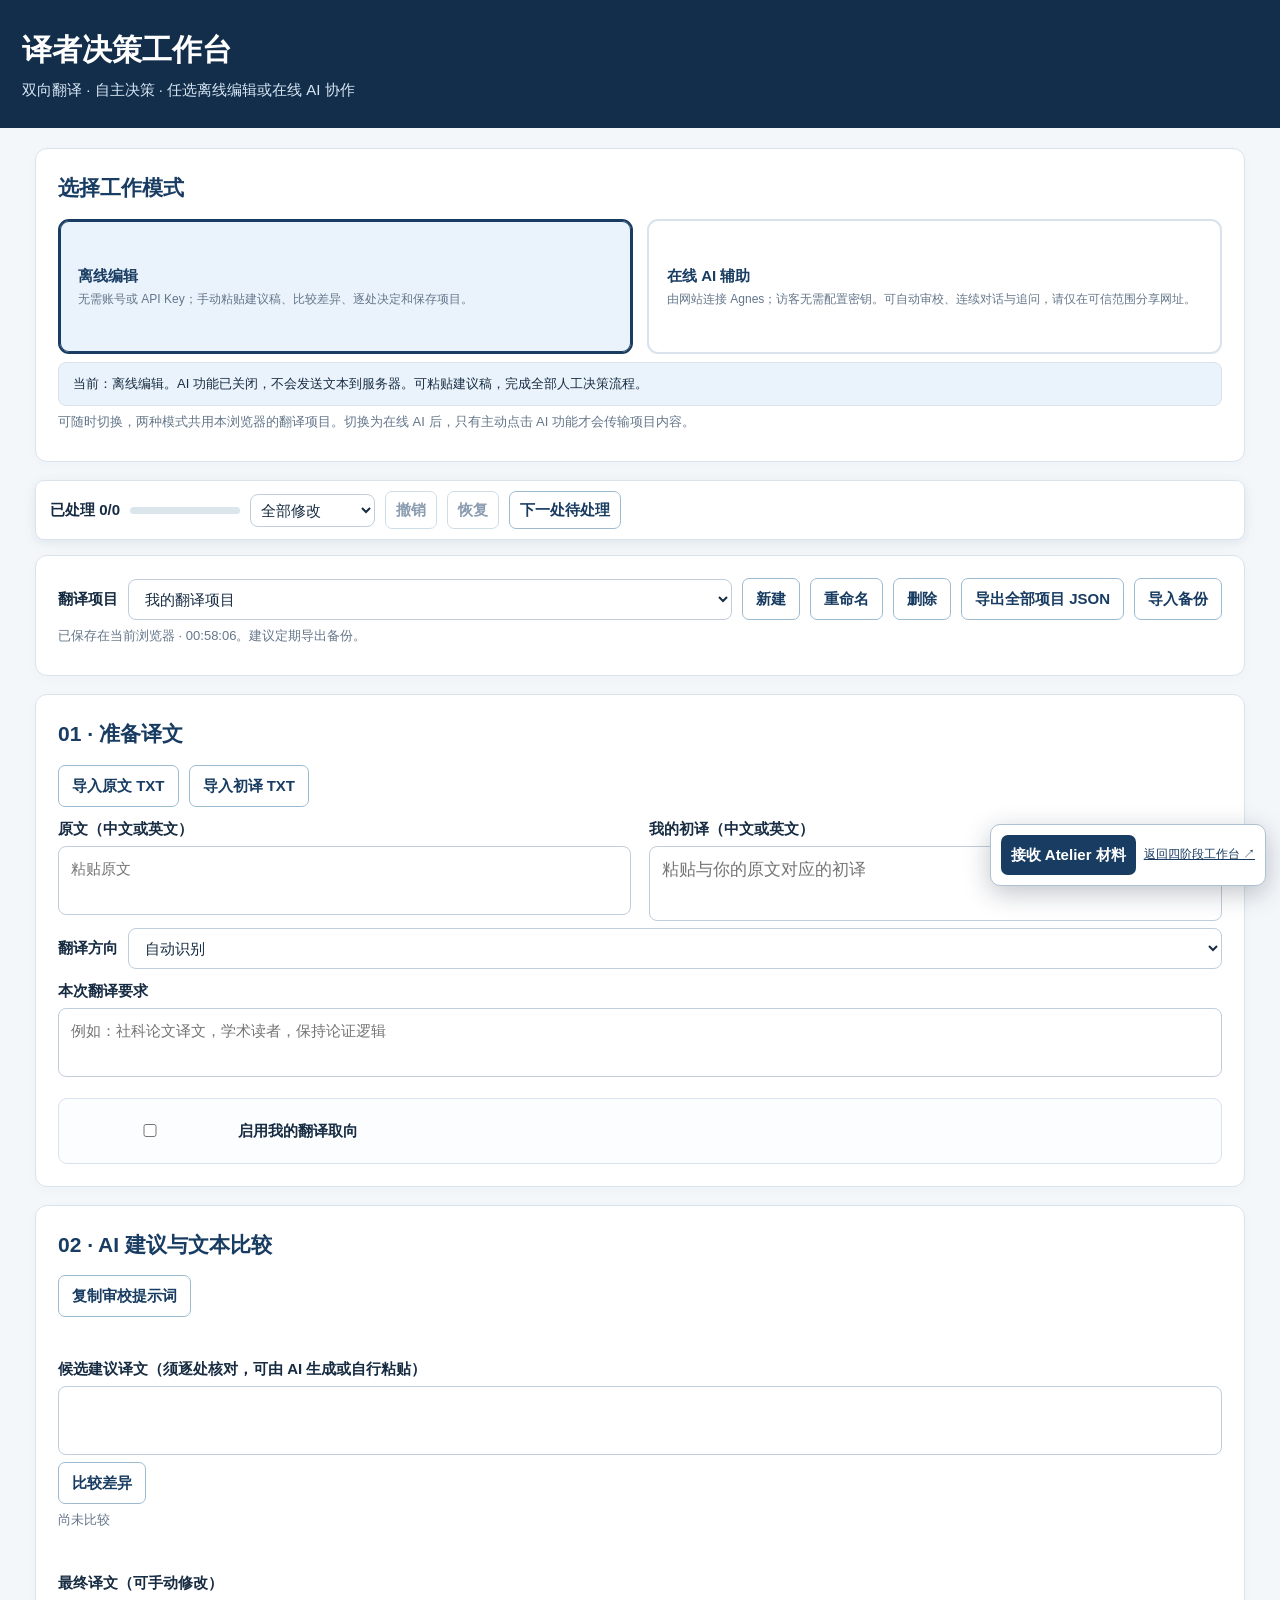
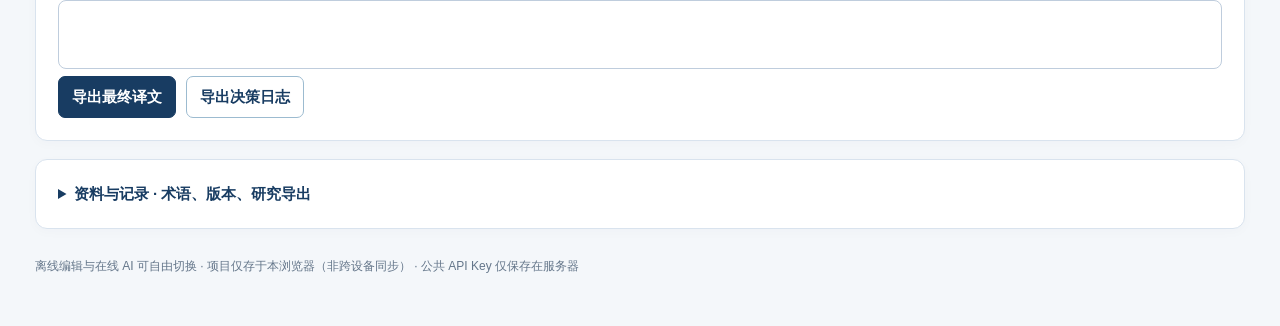
<file: 译者决策工作台_公开双模式版/legacy-review.html>
<!doctype html><html lang="zh-CN"><head><meta charset="utf-8"><meta name="viewport" content="width=device-width,initial-scale=1"><title>译者决策工作台</title><style>
:root{--blue:#183c62;--mid:#38678c;--bg:#f4f7fa;--border:#d9e3ee;--ink:#172c42;--muted:#64768a;--green:#276b53;--red:#a33f4c}*{box-sizing:border-box}body{margin:0;background:var(--bg);color:var(--ink);font-family:-apple-system,BlinkMacSystemFont,"PingFang SC","Microsoft YaHei",sans-serif;font-size:15px;line-height:1.6}header{background:#132e4b;color:white;padding:26px max(22px,calc((100% - 1250px)/2));}header h1{font-size:30px;margin:0}header p{margin:4px 0 0;color:#d7e6f4}main{max-width:1250px;margin:auto;padding:20px}h2{font-size:21px;margin:0 0 14px;color:var(--blue)}h3{font-size:17px;margin:10px 0}label{font-weight:650;display:block;margin:10px 0 5px}input,textarea,select,button{font:inherit}input,textarea,select{width:100%;padding:10px 12px;border:1px solid #bfcddd;border-radius:8px;color:var(--ink);background:white}textarea{resize:none;min-height:0;height:auto;line-height:1.55;overflow:hidden}button{background:white;border:1px solid #9cbbd0;color:var(--blue);border-radius:7px;padding:8px 13px;cursor:pointer;font-weight:650}button:hover{background:#eaf2fa}button.primary{background:var(--blue);color:white;border-color:var(--blue)}button:disabled{opacity:.5;cursor:wait}.row{display:flex;align-items:center;gap:10px;flex-wrap:wrap}.row>*{flex-shrink:0}.row input,.row select{flex:1;min-width:150px}.panel{background:white;border:1px solid var(--border);border-radius:12px;padding:22px;margin-bottom:18px;box-shadow:0 3px 12px #183c6206}.grid{display:grid;grid-template-columns:1fr 1fr;gap:18px}.widegrid{display:grid;grid-template-columns:1.2fr .8fr;gap:18px}.hint{font-size:13px;color:var(--muted);margin:6px 0}.status{color:var(--mid);font-size:13px;min-height:22px;margin:8px 0}.callout{font-size:13px;padding:12px;background:#edf4fb;border:1px solid #c9dced;border-radius:8px;color:var(--blue);margin-bottom:14px}.callout.warn{background:#fff6e8;border-color:#e8c993;color:#704d17}.badge{background:#eaf2fa;color:var(--blue);border-radius:30px;padding:4px 10px;font-size:12px}.english{font-family:Georgia,"Times New Roman",serif;font-size:17px}.diff{display:grid;grid-template-columns:1fr 1fr;gap:12px}.change{padding:15px;border:1px solid var(--border);border-radius:9px;background:#fcfdfe;margin:10px 0}.pair{display:grid;grid-template-columns:1fr 1fr;gap:10px}.pair>div{white-space:pre-wrap;overflow-wrap:anywhere;background:#f3f7fb;padding:9px;border-radius:6px}.pair>div+div{background:#edf7f1}.change button.active{background:var(--blue);color:white}.small{font-size:13px}#chat-log{max-height:280px;overflow:auto;background:#f7f9fc;border:1px solid var(--border);border-radius:8px;padding:12px;white-space:pre-wrap}#chat-log:empty{display:none} .msg{padding:9px 11px;border-radius:9px;margin-bottom:10px;white-space:pre-wrap;overflow-wrap:anywhere}.msg.user{background:#e5f0fc}.msg.assistant{background:white;border:1px solid var(--border)}.muted{color:var(--muted)}.three{display:grid;grid-template-columns:repeat(3,1fr);gap:12px}.three>*{margin:0}footer{padding:10px 0 30px;color:var(--muted);font-size:12px}details summary{cursor:pointer;color:var(--blue);font-weight:650}@media(max-width:880px){.grid,.widegrid,.pair,.three,.diff{grid-template-columns:1fr}header{padding:24px}main{padding:12px}.panel{padding:16px}.row{align-items:stretch}.row button{flex:1}}

.mode-switch{display:grid;grid-template-columns:1fr 1fr;gap:14px;margin-bottom:16px}.mode-card{display:block;border:2px solid var(--border);border-radius:11px;padding:18px;background:#fff;text-align:left;min-height:135px;color:var(--ink)}.mode-card strong{font-size:19px;display:block;color:var(--blue)}.mode-card span{display:block;color:var(--muted);font-weight:400;margin-top:6px;font-size:14px}.mode-card.selected{background:#eaf3fc;border-color:var(--blue);box-shadow:inset 0 0 0 1px var(--blue)}.mode-card:focus-visible{outline:3px solid #559cd2;outline-offset:2px}.mode-detail{padding:11px 14px;background:#eaf3fc;border:1px solid var(--border);border-radius:8px;margin-bottom:6px}.mode-hidden{display:none!important}.mode-flag{display:inline-block;background:#183c62;color:white;font-size:12px;border-radius:15px;padding:3px 10px;margin-left:10px}.mode-warning{background:#fff5e6;border-color:#eac896}#mode-section{scroll-margin-top:20px}@media(max-width:680px){.mode-switch{grid-template-columns:1fr}.mode-card{min-height:105px}}
.change-title{display:flex;align-items:center;justify-content:space-between;margin-bottom:10px}.decision-pill{font-size:12px;color:#286b50;background:#e8f5eb;border-radius:16px;padding:2px 9px}.pair .context-cell{min-width:0}.context-label{font-weight:700;font-size:12px;color:#385c7d;margin-bottom:8px}.context-line{white-space:pre-wrap;overflow-wrap:anywhere;line-height:1.9}.context-side{color:#617488}.context-line mark{padding:3px 2px;border-radius:3px;font-weight:650}.highlight-old{background:#ffdde3;color:#993242;text-decoration:line-through}.highlight-new{background:#d9f2e5;color:#1e684c}.reason-box{padding:9px 12px;margin:12px 0;background:#f3f7fc;border-left:3px solid #7d9cb8;font-size:14px}.reason-box strong{display:block;margin-bottom:3px}.compact-area{min-height:42px;height:42px;margin-top:8px;resize:vertical}.reason-actions{margin-top:10px}.decision-buttons{margin:10px 0}.change:focus{outline:2px solid #6a9bd0;outline-offset:3px}
.widegrid{display:block}.widegrid>div{width:100%}#ai-panel{margin:0 0 18px}.ai-drawer{margin:0 0 18px}.ai-drawer>summary{cursor:pointer;padding:13px 18px;background:#fff;border:1px solid var(--border);border-radius:9px;font-weight:700;color:var(--blue)}.ai-drawer[open]>summary{border-radius:9px 9px 0 0}.ai-drawer #ai-panel{border-radius:0 0 9px 9px;margin:0}.ai-drawer.mode-hidden{display:none!important}.context-line{font-size:15px}.context-line .context-side{color:#33485e}.compact-area{min-height:42px!important}.reason-box{background:#f7f9fc}
.review-bar{position:sticky;top:0;z-index:20;display:flex;align-items:center;flex-wrap:wrap;gap:10px;padding:10px 14px;margin-bottom:15px;border:1px solid var(--border);border-radius:9px;background:#fffffffa;box-shadow:0 3px 12px #183c6218}.review-bar select{width:auto;min-width:125px;padding:6px}.review-bar button{padding:6px 10px}.progress-track{width:110px;height:7px;border-radius:7px;background:#dbe5ec;overflow:hidden}#progress-fill{width:0;height:100%;background:#276b53}.category-select{width:auto;max-width:165px;padding:5px;font-size:13px}.source-box{background:#fff9e9;border-left:3px solid #d8ae60;padding:10px;white-space:pre-wrap;margin:10px 0}.source-edit{font-size:12px}.linked-chat{font-size:13px;background:#f6f8fa;padding:8px;margin-top:10px}.linked-chat p{white-space:pre-wrap}.change[hidden]{display:none}
.profile-module{margin:14px 0 0;padding:12px;border:1px solid var(--border);border-radius:9px;background:#fbfdff}.profile-module .row{margin:8px 0}.profile-module select{flex:1;min-width:175px}.profile-test{padding:13px;margin-top:10px;background:white;border:1px solid var(--border);border-radius:8px}.profile-test .test-choice{font-weight:400;display:block;padding:5px 0}.profile-test .test-choice input{width:auto;margin-right:8px}
.diagnosis-report{white-space:pre-wrap;max-height:300px;overflow:auto;background:#f5f7fa;border-radius:7px;padding:12px;font-size:13px}.profile-test textarea{margin-bottom:7px}
\n#workspace-tools>summary{font-size:16px;list-style-position:inside}#workspace-tools .grid{margin:14px 0 18px}#workspace-tools input{margin:4px 0}.tool-list{max-height:260px;overflow:auto;margin-top:8px}.tool-item{padding:9px 0;border-bottom:1px solid var(--border);font-size:13px;overflow-wrap:anywhere}.tool-item button{font-size:12px;padding:3px 9px;margin-left:6px}.tool-item em{font-style:normal;color:var(--muted)}\n
.mode-card{min-height:76px;padding:12px 14px}.mode-card strong{font-size:15px}.mode-card span{font-size:12px;line-height:1.45;margin-top:3px}.mode-switch{margin-bottom:8px}.mode-detail{font-size:13px}
#final-warning{color:#97551b;font-size:13px}#final-warning:empty{display:none}
#qa-results{white-space:pre-wrap;margin-top:10px;font-size:13px}.qa-issue{padding:8px 10px;border:1px solid var(--border);border-radius:6px;margin:6px 0;background:#fffaf2}.qa-pass{color:var(--green)}.review-bar{top:0}

.review-flag{margin:10px 0;padding:9px 12px;border-left:3px solid #b78e52;background:#fff9ea;color:#62481f;font-size:13px}
.review-flag.verified{border-color:#43836c;background:#f1f8f4;color:#295b49}
.review-flag.questionable{border-color:#b65f53;background:#fff2ef;color:#893a32}
.source-evidence{font-size:12px;color:var(--muted);margin:4px 0}
</style></head><body><header><h1>译者决策工作台</h1><p>双向翻译 · 自主决策 · 任选离线编辑或在线 AI 协作</p></header><main>
<section class="panel" id="mode-section"><h2>选择工作模式</h2><div class="mode-switch"><button type="button" id="mode-offline" class="mode-card selected" aria-pressed="true"><strong>离线编辑</strong><span>无需账号或 API Key；手动粘贴建议稿、比较差异、逐处决定和保存项目。</span></button><button type="button" id="mode-ai" class="mode-card" aria-pressed="false"><strong>在线 AI 辅助</strong><span>由网站连接 Agnes；访客无需配置密钥。可自动审校、连续对话与追问，请仅在可信范围分享网址。</span></button></div><div class="mode-detail" id="mode-description" role="status">当前：离线编辑。网页不会发送原文或译文到 AI 服务。</div><p class="hint">可随时切换，两种模式共用本浏览器的翻译项目。切换为在线 AI 后，只有主动点击 AI 功能才会传输项目内容。</p></section>
<div class="review-bar"><strong>已处理 <span id="progress-count">0/0</span></strong><div class="progress-track"><div id="progress-fill"></div></div><select id="review-filter"><option value="all">全部修改</option><option value="pending">待处理</option><option value="error">明确错误</option><option value="optimize">建议优化</option><option value="optional">可选调整</option></select><button id="undo-decision" disabled>撤销</button><button id="redo-decision" disabled>恢复</button><button id="next-pending">下一处待处理</button></div><section class="panel"><div class="row"><strong>翻译项目</strong><select id="projects" aria-label="选择项目"></select><button id="new">新建</button><button id="rename">重命名</button><button id="remove">删除</button><button id="backup">导出全部项目 JSON</button><button id="restore">导入备份</button><input id="file" type="file" accept=".json" hidden></div><p class="hint" id="save-status">项目仅自动保存在当前浏览器；请定期导出 JSON 备份，避免清除浏览器数据造成丢失。</p></section>
<div class="widegrid"><div>
<section class="panel"><h2>01 · 准备译文</h2><div class="row"><button id="import-source-txt" type="button">导入原文 TXT</button><button id="import-draft-txt" type="button">导入初译 TXT</button><input id="import-text-file" type="file" accept=".txt,text/plain" hidden></div><div class="grid"><div><label for="source">原文（中文或英文）</label><textarea id="source" rows="2" placeholder="粘贴原文"></textarea></div><div><label for="draft">我的初译（中文或英文）</label><textarea id="draft" rows="2" class="english" placeholder="粘贴与你的原文对应的初译"></textarea></div></div><div class="row"><label for="direction" style="margin:0">翻译方向</label><select id="direction" aria-label="翻译方向"><option value="auto">自动识别</option><option value="zh-en">中译英 · ZH→EN</option><option value="en-zh">英译中 · EN→ZH</option></select></div><label for="purpose">本次翻译要求</label><textarea id="purpose" rows="2" placeholder="例如：社科论文译文，学术读者，保持论证逻辑"></textarea><div class="profile-module"><label class="row" for="use-rules"><input type="checkbox" id="use-rules" style="width:auto;flex:none"> 启用我的翻译取向</label><div id="rules-wrap" hidden><div class="row"><select id="profile-select" aria-label="翻译取向"></select><button id="profile-new" type="button">新建</button><button id="profile-save" type="button">保存修改</button><button id="profile-delete" type="button">删除</button></div><label for="rules">具体要求</label><textarea id="rules" rows="2"></textarea><div class="row"><button id="profile-test" type="button">通过情境测试创建</button><button id="profile-report" type="button">查看诊断记录</button><button id="profile-history" type="button">从当前审校记录创建</button></div><p class="hint" id="profile-status" role="status">已保存的取向可在不同项目之间切换。</p><div id="profile-diagnostic" class="profile-test" hidden></div></div></div></section>
<section class="panel"><h2>02 · AI 建议与文本比较</h2><div class="row"><button class="primary mode-ai-only mode-hidden" id="analyze">AI 分析初译</button><button id="copy-prompt">复制审校提示词</button></div><p class="status" id="ai-status" role="status"></p><label for="suggestion">候选建议译文（须逐处核对，可由 AI 生成或自行粘贴）</label><textarea id="suggestion" rows="2"></textarea><button id="compare">比较差异</button><p class="hint" id="diff-status"></p><p id="decision-status" class="status" role="status" aria-live="polite"></p><div id="changes"></div><label for="final">最终译文（可手动修改）</label><textarea id="final" rows="2"></textarea><p id="final-warning" role="status" aria-live="polite"></p><button id="resync-final" type="button" hidden>根据审校决策重新生成最终译文</button><div class="row"><button class="primary" id="export-txt">导出最终译文</button><button id="export-md">导出决策日志</button></div></section>
</div><div>
<section class="panel mode-ai-only mode-hidden" id="ai-panel"><h2>在线 AI 助手</h2><label for="access-code">访问码（仅在管理员启用时填写，本次页面会话内使用）</label><input id="access-code" type="password" autocomplete="off" placeholder="未设置访问限制可留空"><label for="model">Agnes 模型</label><select id="model"><option>agnes-2.5-flash</option><option>agnes-3.0-flash</option></select><div class="row" style="margin-top:10px"><button id="test">测试聊天连接</button><button id="clear-chat">清空当前对话</button></div><p class="status" id="chat-status" role="status">正在检查本地 AI 服务…</p><div id="chat-log" aria-live="polite"></div><label for="question">询问 AI（自动附带当前项目上下文）</label><textarea id="question" rows="2" placeholder="例如：为什么这处修改更自然？有没有语义偏移？"></textarea><div class="row"><button class="primary" id="ask">发送并继续对话</button></div><p class="hint">对话保存在本浏览器。发送提问或请求分析时，当前项目的原文、初译等会传输至网站后端和 Agnes。免费服务可能有限额；请勿上传保密材料。</p></section>

</div></div>
<details class="panel" id="workspace-tools"><summary>资料与记录 · 术语、版本、研究导出</summary>
<p class="hint">辅助工具按需展开。所有记录保存在当前浏览器；请定期备份全部项目 JSON。</p>
<div class="grid">
<section><h3>术语与证据</h3><div class="row"><input id="term-source" placeholder="原文术语" aria-label="原文术语"><input id="term-target" placeholder="译法" aria-label="术语译法"></div><input id="term-context" placeholder="适用语境（选填）" aria-label="适用语境"><input id="term-evidence" placeholder="来源 / URL（未核验可留空）" aria-label="术语来源"><button id="term-add" type="button">保存术语</button><div id="term-list" class="tool-list"></div></section>
<section><h3>译文版本</h3><div class="row"><input id="version-label" placeholder="版本名称，例如：课堂反馈后" aria-label="版本名称"><button id="version-save" type="button">保存快照</button></div><div id="version-list" class="tool-list"></div><p class="hint">恢复快照会覆盖当前编辑文本，请先备份。</p></section>
</div>
<section><h3>交付前质量检查</h3><p class="hint">本地检查项目术语及阿拉伯数字；提示需要人工复核，不会自动修改译文。</p><div class="row"><button id="qa-run" type="button">检查最终译文</button><button id="terms-csv" type="button">导出项目术语 CSV</button></div><div id="qa-results" role="status"></div></section><h3>学习与研究记录</h3><p id="research-summary" class="hint"></p><div class="row"><button id="csv-current" type="button">导出本项目决策 CSV</button><button id="csv-all" type="button">导出全部项目 CSV</button><button id="replay-export" type="button">导出决策回放</button></div>
<p class="hint">分类及判断依据由译者记录，CSV 保留原文、初译、AI建议、选择和追问，不自动推断认知过程。</p>
</details>
<footer>离线编辑与在线 AI 可自由切换 · 项目仅存于本浏览器（非跨设备同步） · 公共 API Key 仅保存在服务器</footer></main>
<script>
(()=>{'use strict';const $=id=>document.getElementById(id),STORAGE='translator-workbench-agnes-cn-v3', MODE_STORAGE='translator-workbench-mode-v1';let db={},current='',busy=false,mode='offline',undoStack=[],redoStack=[],activeChange=-1,editingTermIndex=-1;
const PROFILE_STORE='translator-workbench-profiles-v1';let profiles=[],diagnosticAnswers=[];const empty=()=>({source:'',draft:'',purpose:'',rules:'按原文顺序逐句评析；区分确定错误与可讨论的文体选择；有依据地修改，不要为改而改。',useRules:false,profileId:'',suggestion:'',final:'',decisions:[],history:[],model:'agnes-2.5-flash',direction:'auto',manualFinalDirty:false});

function extraData(){const d=db[current]?.data||{};if(!Array.isArray(d.terms))d.terms=[];if(!Array.isArray(d.versions))d.versions=[];return d}
function cellText(s){return String(s??'')}
function appendText(parent,tag,value,klass){const el=document.createElement(tag);el.textContent=cellText(value);if(klass)el.className=klass;parent.append(el);return el}
function termAndVersionRender(){
 const d=extraData();const terms=$('term-list');terms.replaceChildren();
 if(!d.terms.length)appendText(terms,'p','暂无术语记录','hint');
 d.terms.forEach((t,i)=>{const e=appendText(terms,'div','','tool-item');appendText(e,'strong',t.source+' → '+t.target);if(t.context)appendText(e,'div','语境：'+t.context,'muted');if(t.evidence)appendText(e,'div','来源（用户记录，尚未自动核验）：'+t.evidence,'muted');const edit=appendText(e,'button','编辑');edit.type='button';edit.onclick=()=>{editingTermIndex=i;$('term-source').value=t.source;$('term-target').value=t.target;$('term-context').value=t.context||'';$('term-evidence').value=t.evidence||'';$('term-add').textContent='保存修改';$('term-source').focus()};const b=appendText(e,'button','删除');b.type='button';b.onclick=()=>{if(!confirm('删除这条术语？'))return;d.terms.splice(i,1);save();termAndVersionRender()}})
 const versions=$('version-list');versions.replaceChildren();
 if(!d.versions.length)appendText(versions,'p','暂无版本快照','hint');
 d.versions.forEach((v,i)=>{
  const e=appendText(versions,'div','','tool-item');
  appendText(e,'strong',v.label||'未命名版本');appendText(e,'span',' · '+new Date(v.at).toLocaleString('zh-CN'),'muted');
  const b=appendText(e,'button','恢复');b.type='button';b.onclick=()=>{
   if(!confirm('恢复此版本会替换当前项目内容。工作台将先自动保存一份恢复前快照；确认继续？'))return;
   if(d.versions.length>=20)return alert('版本数已达上限。请删除旧版本，或先导出全部项目备份。');
   const currentCopy=versionPayload(d);
   const restored=v.payload?JSON.parse(JSON.stringify(v.payload)):{...empty(),terms:JSON.parse(JSON.stringify(d.terms||[])),rules:d.rules||'',useRules:!!d.useRules,profileId:d.profileId||'',direction:d.direction||'auto',source:v.source||'',draft:v.draft||'',purpose:v.purpose||'',suggestion:v.suggestion||'',final:v.final||'',manualFinalDirty:false};
   const preservedVersions=d.versions;
   preservedVersions.push({label:'恢复前自动快照',at:new Date().toISOString(),payload:currentCopy});
   for(const k of Object.keys(d))if(k!=='versions')delete d[k];
   Object.assign(d,restored);d.versions=preservedVersions;
   editingTermIndex=-1;activeChange=-1;undoStack=[];redoStack=[];
   bind();save();termAndVersionRender();
  };
  const del=appendText(e,'button','删除');del.type='button';del.onclick=()=>{if(!confirm('删除此快照？'))return;d.versions.splice(i,1);save();termAndVersionRender()};
 });
 const changes=(d.decisions||[]).filter(x=>x.type==='change');const finished=changes.filter(x=>['accept','keep','custom'].includes(x.choice));const counts={};for(const p of finished){const cat=p.category||'uncategorized';counts[cat]=(counts[cat]||0)+1}$('research-summary').textContent='已决策 '+finished.length+'/'+changes.length+' 处；采纳 '+finished.filter(x=>x.choice==='accept').length+'、保留 '+finished.filter(x=>x.choice==='keep').length+'、自主修改 '+finished.filter(x=>x.choice==='custom').length+'。问题分类：'+(Object.entries(counts).map(([k,v])=>({error:'明确错误',optimize:'建议优化',optional:'可选调整',uncategorized:'未分类'}[k]||k)+v+'处').join('，')||'暂无')+'。';
}
function versionPayload(d){const data={...d};delete data.versions;return JSON.parse(JSON.stringify(data))}
function csvLine(xs){return xs.map(x=>'"'+cellText(x).replace(/"/g,'""')+'"').join(',')}
function runLocalQA(){
 const d=collect(),warnings=[];
 if(!d.source.trim()||!d.final.trim()){warnings.push('原文或最终译文为空，无法完成交付检查。')}
 const terms=(d.terms||[]);
 for(const t of terms){
  if(!t.source||!t.target)continue;
  const sourceHas=d.source.toLocaleLowerCase().includes(t.source.toLocaleLowerCase());
  const finalHas=d.final.toLocaleLowerCase().includes(t.target.toLocaleLowerCase());
  if(sourceHas&&!finalHas)warnings.push('术语待核查：「'+t.source+'」已在原文中出现，但最终译文中没有找到「'+t.target+'」。');
 }
 const numbers=x=>x.match(/[0-9]+(?:[,.][0-9]+)*(?:\s*%)?/g)?.map(n=>n.replace(/,/g,'').replace(/\s+/g,''))||[];
 const remaining=new Map();for(const x of numbers(d.final))remaining.set(x,(remaining.get(x)||0)+1);
 for(const x of numbers(d.source)){const n=remaining.get(x)||0;if(n)remaining.set(x,n-1);else warnings.push('数字待核查：原文中的「'+x+'」未在译文中找到相同的阿拉伯数字。')}
 if(d.manualFinalDirty)warnings.push('最终译文含有手工编辑，与审校决策的自动拼接稿可能不同；请确认版本。');
 const unfinished=(d.decisions||[]).filter(p=>p.type==='change'&&!['accept','keep','custom'].includes(p.choice)).length;
 if(unfinished)warnings.push('尚有 '+unfinished+' 处修改未作出决定。');
 const root=$('qa-results');root.replaceChildren();
 if(!warnings.length)appendText(root,'div','基础术语与数字检查未发现明显异常。此结果不代表语义审校已完成。','qa-pass');
 else{appendText(root,'strong','发现 '+warnings.length+' 项待人工核查');for(const issue of warnings)appendText(root,'div',issue,'qa-issue')}
}
function researchRows(all){const rows=[['项目','编号','原文','初译全文','建议译文全文','修改前','修改后','决定','自主改写','类别','原文对应片段','译者理由','AI理由','追问记录','最终译文']];for(const [id,p] of Object.entries(db)){if(!all&&id!==current)continue;const d=p.data||{};let n=0;for(const x of d.decisions||[]){if(x.type!=='change')continue;n++;rows.push([p.name,n,d.source,d.draft,d.suggestion,x.before,x.after,({accept:'采纳',keep:'保留',custom:'自主修改'}[x.choice]||'待处理'),x.custom,x.category,x.sourceExcerpt,x.reason,x.aiReason,JSON.stringify(x.followups||[]),d.final])}}return rows}
function exportCSV(all){save();const csv='\uFEFF'+researchRows(all).map(csvLine).join('\r\n');download(all?'全部项目_译者决策.csv':'本项目_译者决策.csv',csv,'text/csv;charset=utf-8')}
function initTextImport(){
 let target='source';
 for(const id of ['source','draft'])$('import-'+id+'-txt').onclick=()=>{target=id;$('import-text-file').click()};
 $('import-text-file').onchange=async()=>{
  const file=$('import-text-file').files?.[0];if(!file)return;
  try{
   if(file.size>2000000)throw Error('TXT 文件超过 2 MB，请先分拆文档');
   const content=(await file.text()).replace(/^\uFEFF/,'');
   if(!content.trim())throw Error('文件为空');
   if(!confirm('将 UTF-8 TXT 导入'+(target==='source'?'原文':'初译')+'，覆盖当前对应文本。建议先保存版本快照。是否继续？'))return;
   $(target).value=content;grow($(target));$('diff-status').textContent='已导入文本。请重新生成建议或比较差异。';save();
  }catch(e){alert('导入失败：'+e.message)}finally{$('import-text-file').value=''}
 };
}
function initExtraTools(){
 $('term-add').onclick=()=>{
 const source=$('term-source').value.trim(),target=$('term-target').value.trim();
 if(!source||!target)return alert('请填写原文术语与译法');
 const d=extraData(),value={source,target,context:$('term-context').value.trim(),evidence:$('term-evidence').value.trim()};
 if(editingTermIndex>=0&&editingTermIndex<d.terms.length)d.terms[editingTermIndex]=value;else d.terms.push(value);
 editingTermIndex=-1;$('term-add').textContent='保存术语';
 for(const k of ['term-source','term-target','term-context','term-evidence'])$(k).value='';
 save();termAndVersionRender();
};
 $('version-save').onclick=()=>{
 const d=collect(),label=$('version-label').value.trim()||'译文快照 '+(d.versions.length+1);
 if(d.versions.length>=20)return alert('每项目最多保留20个快照；建议先备份，再删除旧版本。');
 d.versions.push({label,at:new Date().toISOString(),payload:versionPayload(d)});
 $('version-label').value='';save();termAndVersionRender();
};
 $('qa-run').onclick=runLocalQA;
 $('terms-csv').onclick=()=>{
  const d=collect(),rows=[['原文术语','目标语译法','适用语境','记录来源'],...(d.terms||[]).map(t=>[t.source,t.target,t.context||'',t.evidence||''])];
  download('项目术语.csv','\uFEFF'+rows.map(csvLine).join('\r\n'),'text/csv;charset=utf-8');
 };
 $('csv-current').onclick=()=>exportCSV(false);$('csv-all').onclick=()=>exportCSV(true);
 $('replay-export').onclick=()=>{save();const d=collect();const lines=['# 译者决策回放',db[current].name,'','## 时间','导出于 '+new Date().toLocaleString('zh-CN'),'','## 原文',d.source,'','## 初译',d.draft,'','## 审校决策'];let i=0;for(const x of d.decisions||[]){if(x.type!=='change')continue;lines.push('','### '+(++i),'初译：'+cellText(x.before),'建议：'+cellText(x.after),'决定：'+cellText(x.choice),'改写：'+cellText(x.custom),'类别：'+cellText(x.category),'依据：'+cellText(x.reason),'追问：'+JSON.stringify(x.followups||[]))}lines.push('','## 最终译文',d.final);download('译者决策回放.md',lines.join('\n'),'text/markdown;charset=utf-8')};
 $('workspace-tools').addEventListener('toggle',()=>{if($('workspace-tools').open)termAndVersionRender()});
}
function save(){try{db[current].data=collect();localStorage.setItem(STORAGE,JSON.stringify({current,db}));$('save-status').textContent='已保存在当前浏览器 · '+new Date().toLocaleTimeString('zh-CN')+'。建议定期导出备份。'}catch(e){$('save-status').textContent='自动保存失败，请导出 JSON 备份。'}}
function collect(){const d=db[current].data;for(const key of ['source','draft','purpose','suggestion','final'])d[key]=$(key).value;if(!$('profile-select').value)d.rules=$('rules').value;d.useRules=$('use-rules').checked;d.profileId=$('profile-select').value;d.model=$('model').value;d.direction=$('direction').value;return d}
function bind(){editingTermIndex=-1;$('term-add').textContent='保存术语';$('qa-results').replaceChildren();let d=db[current].data;for(const k of ['source','draft','purpose','rules','suggestion','final'])$(k).value=d[k]||'';$('use-rules').checked=!!d.useRules;$('rules-wrap').hidden=!d.useRules;renderProfiles(d);$('model').value=d.model||'agnes-2.5-flash';$('direction').value=d.direction||'auto';if((d.decisions||[]).length&&d.final!==compose())d.manualFinalDirty=true;renderFinalDirty();renderProjects();renderChanges();renderChat();termAndVersionRender();undoStack=[];redoStack=[];activeChange=-1;historyButtons();requestAnimationFrame(growAll)}

function loadProfiles(){try{const x=JSON.parse(localStorage.getItem(PROFILE_STORE)||'[]');if(Array.isArray(x))profiles=x.filter(p=>p&&typeof p.id==='string'&&typeof p.name==='string'&&typeof p.rules==='string')}catch(e){}}
function storeProfiles(){try{localStorage.setItem(PROFILE_STORE,JSON.stringify(profiles));$('profile-status').textContent='取向已保存在当前浏览器。'}catch(e){$('profile-status').textContent='保存失败，请检查浏览器存储。'}}
function renderProfiles(d){const sel=$('profile-select');sel.replaceChildren();const o=document.createElement('option');o.value='';o.textContent='当前项目独立要求';sel.appendChild(o);for(const p of profiles){const x=document.createElement('option');x.value=p.id;x.textContent=p.name;sel.appendChild(x)}sel.value=profiles.some(p=>p.id===d.profileId)?d.profileId:'';$('rules').value=profiles.find(p=>p.id===sel.value)?.rules||d.rules||''}
function activeRules(){const id=$('profile-select').value;return profiles.find(p=>p.id===id)?.rules||$('rules').value}
function profileMessage(x){$('profile-status').textContent=x}

const DIAG_TASKS={
'学术社科':[
['choose','EN→ZH','论文摘要；强调关联而非因果','The results point to an association between the two variables.',['结果提示两个变量之间存在关联。','结果显示这两个变量有所关联。'],'学术语体与谨慎措辞'],
['choose','ZH→EN','研究方法；陈述研究对象','本研究以三个城市的教师为研究对象。',['This study examines teachers in three cities.','The participants in this study are teachers from three cities.'],'信息组织'],
['choose','EN→ZH','理论综述；描述学术争论','The question remains contested in the literature.',['这一问题在相关研究中仍有争议。','学界对这一问题仍未形成共识。'],'学术习惯与概念界限'],
['choose','ZH→EN','讨论部分；限制结论范围','这一解释仍有待进一步验证。',['This interpretation requires further validation.','Further research is needed to test this interpretation.'],'显化程度'],
['revise','EN→ZH','发现部分；有限证据','These findings may help explain the observed pattern.','这些发现或许可以解释观察到的模式。','情态与句法'],
['revise','ZH→EN','结论；慎用因果语言','这一趋势可能与制度环境的变化有关。','This trend may be related to changes in the institutional environment.','术语与逻辑'],
['revise','EN→ZH','术语界定；概念边界','The term is used here in a relatively narrow sense.','这里对该术语的使用具有相对狭窄的含义。','术语与自然度'],
['revise','ZH→EN','文献综述；强调分歧','已有研究对此问题的解释并不一致。','Existing studies offer different explanations of this issue.','概念精确性']
],
'文学':[
['choose','EN→ZH','小说；人物有所回避','She looked away before he could see her face.',['他还没来得及看清她的脸，她便移开了目光。','她转过脸去，没让他看清自己的神情。'],'人物视角'],
['choose','ZH→EN','散文；回忆熟悉的地方','那条路我走了很多年，直到有一天才觉得陌生。',['I had walked that road for years, until one day it felt unfamiliar.','For years I had known that road, until one day it seemed strange to me.'],'节奏与句法'],
['choose','EN→ZH','戏剧；讽刺对白','How very thoughtful of you.',['您可真是考虑周到。','你想得可真周全。'],'人物语气'],
['choose','ZH→EN','小说；动作结尾','他没有回答，只把窗户关上了。',['He said nothing and simply closed the window.','He did not answer; he just shut the window.'],'叙事节奏'],
['revise','EN→ZH','小说；贴近人物感受','It was strange how quiet the house had become.','房子变得如此安静，真是奇怪。','叙述声音'],
['revise','ZH→EN','散文；平静语调','雨停了，院子里还留着水声。','The rain stopped, but the sound of water remained in the courtyard.','意象表达'],
['revise','EN→ZH','戏剧；简短反问','You knew, didn’t you?','你知道这件事，不是吗？','对白自然度'],
['revise','ZH→EN','小说；含蓄的心理描写','她笑了一下，像是想起了什么。','She smiled a little, as if she had remembered something.','含蓄与节奏']
],
'新闻政经':[
['choose','EN→ZH','新闻；新规生效','Officials said the measure would take effect next month.',['官员表示，该措施将于下月生效。','有关官员称，这项措施将在下个月开始实施。'],'新闻文体'],
['choose','ZH→EN','经济报道；企业规划','该公司计划在未来两年扩大海外业务。',['The company plans to expand its overseas operations over the next two years.','Over the next two years, the company intends to grow its business abroad.'],'信息顺序'],
['choose','EN→ZH','政策分析；可能的成本','The proposal could raise costs for smaller firms.',['这项提案可能增加小企业的成本。','该提议或将使规模较小的企业承担更高成本。'],'准确与凝练'],
['choose','ZH→EN','经济指标；近期变化','这一指标连续三个月小幅回升。',['The indicator has edged up for three consecutive months.','This measure has shown a modest recovery over the past three months.'],'数据措辞'],
['revise','EN→ZH','政策新闻；明确消息来源','According to the ministry, the new rules are expected to ease delays.','根据该部消息，新规则预计将缓解延误。','消息归属'],
['revise','ZH→EN','经贸报道；保留可能性','有关措施可能对短期需求产生影响。','The measures may affect demand in the short term.','情态与术语'],
['revise','EN→ZH','国际报道；避免增补评价','The parties agreed to continue consultations.','各方同意继续开展磋商。','术语与语体'],
['revise','ZH→EN','政策评论；转折关系','尽管取得一定进展，实施过程仍面临挑战。','Despite some progress, implementation still faces challenges.','衔接与表达']
]};
let diagnosticSession={genre:'学术社科',step:-1,answers:[],proposal:null};
function diagBtn(label,fn,disabled=false){const b=document.createElement('button');b.type='button';b.textContent=label;b.disabled=disabled;b.onclick=fn;return b}
function diagText(parent,label,value,onValue,rows=2){const l=document.createElement('label');l.textContent=label;parent.appendChild(l);const t=document.createElement('textarea');t.rows=rows;t.value=value||'';t.oninput=()=>{onValue(t.value);grow(t)};parent.appendChild(t);requestAnimationFrame(()=>grow(t))}
function startDiagnosis(){diagnosticSession={genre:'学术社科',step:-1,answers:[],proposal:null};renderDiagnosis()}
function renderDiagnosis(){
 const root=$('profile-diagnostic');root.hidden=false;root.replaceChildren();
 const title=document.createElement('strong');title.textContent='翻译决策诊断';root.appendChild(title);
 const session=diagnosticSession;
 if(session.step===-1){
  const p=document.createElement('p');p.textContent='选择文本类型，完成8项有语境的中英互译任务：4项译法比较及4项自主改写。每题需解释判断依据。';root.appendChild(p);
  const sel=document.createElement('select');Object.keys(DIAG_TASKS).forEach(k=>{const o=document.createElement('option');o.value=k;o.textContent=k;sel.appendChild(o)});sel.value=session.genre;sel.onchange=()=>session.genre=sel.value;root.appendChild(sel);
  root.append(diagBtn('开始诊断',()=>{session.step=0;renderDiagnosis()}),diagBtn('关闭',()=>root.hidden=true));return
 }
 const tasks=DIAG_TASKS[session.genre],i=session.step,q=tasks[i];
 const a=session.answers[i]||(session.answers[i]={choice:'',edit:q[4] instanceof Array?'':q[4],reason:''});
 const meta=document.createElement('p');meta.textContent=session.genre+' · '+(i+1)+'/8 · '+q[1]+' · '+(q[0]==='choose'?'译法比较':'自主改写');root.appendChild(meta);
 const ctxt=document.createElement('p');ctxt.textContent='情境：'+q[2];root.appendChild(ctxt);
 const src=document.createElement('div');src.className='source-box';src.textContent='原文：'+q[3];root.appendChild(src);
 if(q[0]==='choose'){
  q[4].forEach((t,j)=>{const l=document.createElement('label');l.className='test-choice';const r=document.createElement('input');r.type='radio';r.name='diagnostic-choice';r.checked=a.choice===String(j);r.onchange=()=>a.choice=String(j);l.append(r,document.createTextNode(t));root.appendChild(l)})
 }else diagText(root,'参考译文（可以改写或保留）',a.edit,v=>a.edit=v);
 diagText(root,'说明你选择或改写的理由（必填）',a.reason,v=>a.reason=v);
 const row=document.createElement('div');row.className='row';
 row.append(diagBtn('上一题',()=>{session.step--;renderDiagnosis()},i===0),diagBtn(i===tasks.length-1?'生成诊断报告':'下一题',()=>{
  if(q[0]==='choose'&&a.choice===''){profileMessage('请先选择一种译法');return}
  if(q[0]==='revise'&&!a.edit.trim()){profileMessage('请填写或保留参考译文');return}
  if(!a.reason.trim()){profileMessage('请写出判断理由');return}
  if(i===tasks.length-1)completeDiagnosis();else{session.step++;renderDiagnosis()}
 }),diagBtn('取消',()=>root.hidden=true));root.appendChild(row)
}
function completeDiagnosis(){
 const s=diagnosticSession;const tasks=DIAG_TASKS[s.genre];
 const rows=tasks.map((q,i)=>({number:i+1,kind:q[0],direction:q[1],context:q[2],source:q[3],dimension:q[5],answer:q[0]==='choose'?q[4][Number(s.answers[i].choice)]:s.answers[i].edit,reason:s.answers[i].reason}));
 const report='文本类型：'+s.genre+'\n任务数：8（中英双向）\n注意：一次测试只能提供初步证据，不能确定稳定翻译风格。\n\n'+rows.map(x=>'题'+x.number+' / '+x.dimension+' / '+x.direction+'\n原文：'+x.source+'\n译法：'+x.answer+'\n本人理由：'+x.reason).join('\n\n');
 const draft='适用文本：'+s.genre+'\n以原文准确性、信息完整性和语体要求为前提，不把错误当成偏好。\n'+rows.map(x=>'关于'+x.dimension+'，我在诊断中给出的依据：'+x.reason).join('\n');
 s.proposal={report,rules:draft};renderDiagnosisReview()
}
function renderDiagnosisReview(){
 const root=$('profile-diagnostic');root.hidden=false;root.replaceChildren();const s=diagnosticSession;
 const title=document.createElement('strong');title.textContent='诊断草案：审核后才可保存';root.appendChild(title);
 const notice=document.createElement('p');notice.textContent='请检查以下记录，并将可操作的偏好提炼到固定要求中；不要直接将个别选择当作长期规律。';root.appendChild(notice);
 const detail=document.createElement('details');const heading=document.createElement('summary');heading.textContent='查看8题的选择与理由';detail.appendChild(heading);const text=document.createElement('div');text.className='diagnosis-report';text.textContent=s.proposal.report;detail.appendChild(text);root.appendChild(detail);
 diagText(root,'拟保存的翻译取向（可删改）',s.proposal.rules,v=>s.proposal.rules=v,6);
 const row=document.createElement('div');row.className='row';
 row.append(diagBtn('返回修改答案',()=>{s.step=7;renderDiagnosis()}),diagBtn('AI 提炼取向草案',async()=>{
  if(mode!=='ai'){profileMessage('请切换到「在线 AI 辅助」模式后再使用 AI 提炼；离线时仍可手工编辑草案。');return}
  if(!confirm('是否将本次诊断的原文、选择和理由发送至 Agnes，用于提炼取向？'))return;
  profileMessage('正在依据答题证据提炼草案…');
  try{
   const prompt='阅读以下8项翻译决策证据，仅归纳有证据支持的、可操作的审校偏好。禁止人格化标签、没有依据的推论；不得把错误译法当成风格偏好。不要重复题目。最多6条中文规则，简洁具体。证据有限时明确写“仅为初步倾向”。\n'+s.proposal.report;
   const answer=await api([{role:'system',content:'你是翻译研究助理，只根据用户真实选择和理由提炼可执行的审校偏好。'},{role:'user',content:prompt}]);
   if(!answer.trim())throw Error('没有生成内容');
   if(confirm('AI 已生成取向草案。是否替换当前可编辑草案？原始答题报告不会变化。')){s.proposal.rules=answer.trim();renderDiagnosisReview()}
   profileMessage('AI 草案已生成，请审阅、修改后再保存。')
  }catch(e){profileMessage('AI 提炼失败：'+e.message+'。仍可手工保存原草案。')}
 }),diagBtn('确认保存为新取向',()=>{
  if(!s.proposal.rules.trim()){profileMessage('请先填写取向要求');return}
  const name=prompt('为新取向命名',s.genre+'·我的取向');if(name===null)return;
  createProfile(name.trim()||'我的翻译取向',s.proposal.rules);
  const p=profiles.find(x=>x.id===$('profile-select').value);if(p){p.report=s.proposal.report;storeProfiles()}
  root.hidden=true;profileMessage('取向已保存，诊断记录随取向保存，可在备份中恢复。')
 }),diagBtn('取消',()=>root.hidden=true));root.appendChild(row)
}
function renderProjects(){const sel=$('projects');sel.replaceChildren();Object.entries(db).forEach(([id,p])=>{const o=document.createElement('option');o.value=id;o.textContent=p.name;sel.appendChild(o)});sel.value=current}
function bootstrap(){loadProfiles();try{const s=JSON.parse(localStorage.getItem(STORAGE)||localStorage.getItem('translator-workbench-agnes-cn-v2')||'null');if(s&&s.db&&Object.keys(s.db).length){db=s.db;current=db[s.current]?s.current:Object.keys(db)[0]}}catch(e){}if(!current){current='default';db={default:{name:'我的翻译项目',data:empty()}}}bind();save()}
function download(name,body,type){const a=document.createElement('a'),url=URL.createObjectURL(new Blob([body],{type:type||'text/plain;charset=utf-8'}));a.href=url;a.download=name;document.body.appendChild(a);a.click();a.remove();setTimeout(()=>URL.revokeObjectURL(url),3000)}
function normalize(s){return s.trim().replace(/\r\n/g,'\n')}
function tokenize(t){return t.match(/\s+|[\p{Script=Han}]|[\p{L}\p{N}]+(?:['’\-][\p{L}\p{N}]+)*|[^\s]/gu)||[]}
function coarseDiff(a,b){
 if(a===b)return [{type:'same',text:a}];
 const chunk=x=>x.match(/[^\n。！？!?；;]*[\n。！？!?；;]+|[^\n。！？!?；;]+$/g)||[];
 const x=chunk(a),y=chunk(b),n=x.length,m=y.length;
 const make=(before,after)=>({type:'change',before,after,choice:'pending',reason:'',custom:'',aiReason:''});
 if(n*m>180000){
  let left=0,right=0;while(left<a.length&&left<b.length&&a[left]===b[left])left++;
  while(right<a.length-left&&right<b.length-left&&a[a.length-right-1]===b[b.length-right-1])right++;
  return [left?{type:'same',text:a.slice(0,left)}:null,make(a.slice(left,a.length-right),b.slice(left,b.length-right)),right?{type:'same',text:a.slice(a.length-right)}:null].filter(Boolean);
 }
 const dp=Array.from({length:n+1},()=>new Uint16Array(m+1));
 for(let i=n-1;i>=0;i--)for(let j=m-1;j>=0;j--)dp[i][j]=x[i]===y[j]?1+dp[i+1][j+1]:Math.max(dp[i+1][j],dp[i][j+1]);
 let i=0,j=0,ops=[];const add=(type,text)=>{if(ops.length&&ops.at(-1).type===type)ops.at(-1).text+=text;else ops.push({type,text})};
 while(i<n&&j<m){if(x[i]===y[j]){add('same',x[i]);i++;j++}else if(dp[i+1][j]>=dp[i][j+1])add('del',x[i++]);else add('ins',y[j++])}
 while(i<n)add('del',x[i++]);while(j<m)add('ins',y[j++]);
 const result=[];for(let k=0;k<ops.length;){
  if(ops[k].type==='same'){result.push({type:'same',text:ops[k++].text});continue}
  let before='',after='';while(k<ops.length&&ops[k].type!=='same'){if(ops[k].type==='del')before+=ops[k].text;else after+=ops[k].text;k++}
  if(tokenize(before).length*tokenize(after).length<=1500000)result.push(...diff(before,after));else result.push(make(before,after));
 }
 return result;
}
function diff(a,b){const x=tokenize(a),y=tokenize(b),n=x.length,m=y.length;if(n*m>1500000)return coarseDiff(a,b);let dp=Array.from({length:n+1},()=>new Uint16Array(m+1));for(let i=n-1;i>=0;i--)for(let j=m-1;j>=0;j--)dp[i][j]=x[i]===y[j]?1+dp[i+1][j+1]:Math.max(dp[i+1][j],dp[i][j+1]);let i=0,j=0,ops=[];function add(t,v){if(ops.length&&ops.at(-1).type===t)ops.at(-1).text+=v;else ops.push({type:t,text:v})}while(i<n&&j<m){if(x[i]===y[j]){add('same',x[i]);i++;j++}else if(dp[i+1][j]>=dp[i][j+1])add('del',x[i++]);else add('ins',y[j++])}while(i<n)add('del',x[i++]);while(j<m)add('ins',y[j++]);let parts=[];for(let k=0;k<ops.length;){if(ops[k].type==='same'){parts.push({type:'same',text:ops[k++].text});continue}let old='',newer='';while(k<ops.length&&ops[k].type!=='same'){if(ops[k].type==='del')old+=ops[k].text;else newer+=ops[k].text;k++}parts.push({type:'change',before:old,after:newer,choice:'pending',reason:'',custom:'',aiReason:''})}return parts}
function parts(){return db[current].data.decisions||[]}
function snapshot(){undoStack.push(JSON.stringify({decisions:parts(),final:$('final').value,manualFinalDirty:!!db[current].data.manualFinalDirty}));if(undoStack.length>60)undoStack.shift();redoStack=[];historyButtons()}
function historyButtons(){$('undo-decision').disabled=!undoStack.length;$('redo-decision').disabled=!redoStack.length}
function stepHistory(a,b){if(!a.length)return;b.push(JSON.stringify({decisions:parts(),final:$('final').value,manualFinalDirty:!!db[current].data.manualFinalDirty}));const x=JSON.parse(a.pop());db[current].data.decisions=x.decisions;db[current].data.manualFinalDirty=!!x.manualFinalDirty;$('final').value=x.final;renderFinalDirty();renderChanges();grow($('final'));save();historyButtons()}
function updateProgress(){const all=parts().filter(p=>p.type==='change'),done=all.filter(p=>['accept','keep','custom'].includes(p.choice)).length;$('progress-count').textContent=done+'/'+all.length;$('progress-fill').style.width=(all.length?100*done/all.length:0)+'%';const f=$('review-filter').value;document.querySelectorAll('.change').forEach(c=>c.hidden=f==='pending'?c.dataset.choice!=='pending':(['error','optimize','optional'].includes(f)?c.dataset.category!==f:false))}
function nextPending(){const card=[...document.querySelectorAll('.change')].find(c=>!c.hidden&&c.dataset.choice==='pending');if(card){card.scrollIntoView({behavior:'smooth',block:'center'});card.focus({preventScroll:true})}}
function compose(){return parts().map(p=>p.type==='same'?p.text:p.choice==='accept'?p.after:p.choice==='custom'?(p.custom||p.before):p.before).join('')}

function arrangeAssistant(){const panel=$('ai-panel'),editor=$('changes')?.closest('.panel');if(!panel||!editor)return;const details=document.createElement('details');details.className='ai-drawer mode-ai-only mode-hidden';details.id='assistant-drawer';const summary=document.createElement('summary');summary.textContent='AI 助手 · 点击展开对话';details.appendChild(summary);panel.parentNode.insertBefore(details,panel);details.appendChild(panel);editor.parentNode.insertBefore(details,editor);details.addEventListener('toggle',()=>{if(details.open)requestAnimationFrame(growAll)})}
function grow(el){el.style.height='auto';el.style.height=Math.max(42,el.scrollHeight+2)+'px'}
function growAll(){document.querySelectorAll('textarea').forEach(grow)}
function jumpToNext(i){const cards=[...document.querySelectorAll('.change')];const next=cards.slice(i+1).find(c=>c.dataset.choice==='pending')||cards[i+1];if(next){next.scrollIntoView({behavior:'smooth',block:'center'});next.focus({preventScroll:true})}}
function changeReviewContext(p){
 const ps=parts(),idx=ps.indexOf(p);
 if(idx<0)return {beforeSentence:p.before||'',afterSentence:p.after||''};
 const original=ps.map(x=>x.type==='same'?x.text:x.before).join('');
 const proposed=ps.map(x=>x.type==='same'?x.text:x.after).join('');
 let preOld=0,preNew=0;
 for(let i=0;i<idx;i++){preOld+=ps[i].type==='same'?ps[i].text.length:ps[i].before.length;preNew+=ps[i].type==='same'?ps[i].text.length:ps[i].after.length}
 const before=sentenceContext(original,preOld,p.before.length);
 const after=sentenceContext(proposed,preNew,p.after.length);
 return {beforeSentence:(before.before+p.before+before.after).slice(0,550),afterSentence:(after.before+p.after+after.after).slice(0,550)};
}
function reviewRequestItem(p,id){
 const ctx=changeReviewContext(p);
 return {id,before:p.before.slice(0,220),after:p.after.slice(0,220),beforeSentence:ctx.beforeSentence.slice(0,450),afterSentence:ctx.afterSentence.slice(0,450),sourceCandidate:p.sourceExcerpt||''};
}
function reviewPrompt(excerpt,items){
 return '复核以下 AI 候选修改。必须判断【修改建议本身】是否准确、自然并有原文支持；禁止为了替修改找理由而强行辩护。对于生硬、不准确、无必要的 AI 建议，verdict 必须为 questionable；证据不足设为 uncertain；仅当建议可靠时设为 support。切勿把 AI 建议中的新问题说成原初译的错误。每条 reason 不超过 90 个汉字，只描述当前 before 到 after 的变化；不得引用所给原文中不存在的英文词句。sourceExcerpt 必须逐字摘录自所提供原文；无法对应则填空字符串。返回 JSON 数组。例如 {"id":1,"verdict":"support","category":"optimize","reason":"...","sourceExcerpt":"..."}。verdict 仅允许 support、questionable、uncertain；category 仅允许 error、optimize、optional、unclassified，必须从中选单个值。分类 error 仅适用于初译存在明确错误且 AI 改法可靠的情况。不要输出 Markdown。\n【原文（超过长度的部分可能省略）】\n'+excerpt+'\n【候选修改及两侧完整句子】\n'+JSON.stringify(items);
}
function validateRationale(p,x,source,oldSentence,newSentence){
 const reason=typeof x?.reason==='string'?x.reason.trim().slice(0,500):'';
 const verdict=['support','questionable','uncertain'].includes(x?.verdict)?x.verdict:'uncertain';
 const quoteExp=/[“"‘'「]([^”"’'」]{3,120})[”"’'」]/g;
 const hallucinated=[...reason.matchAll(quoteExp)].map(m=>m[1].trim()).filter(q=>/[A-Za-z]{3}/.test(q)&&!source.includes(q)&&!oldSentence.includes(q)&&!newSentence.includes(q));
 const after=(p.after||'').trim();
 const selfContradict=after.length>=2&&reason.includes(after)&&/(搭配不当|不自然|不通顺|不准确|不妥|欠妥|生硬|不应|不宜|错译|误译|语义偏差|不合理)/.test(reason);
 const anchor=p.sourceConfirmed&&typeof p.sourceExcerpt==='string'&&source.includes(p.sourceExcerpt)?p.sourceExcerpt.trim():(typeof x?.sourceExcerpt==='string'?x.sourceExcerpt.trim():'');
 const reliableAnchor=anchor.length>=4&&source.includes(anchor);
 if(hallucinated.length)return {status:'questionable',message:'理由引用了原文及译文中均未出现的英文表达（'+hallucinated.slice(0,2).join('、')+'），已拒绝该理由。',reason:'',sourceExcerpt:'',category:''};
 if(selfContradict)return {status:'questionable',message:'AI 理由否定了它所建议的译法，已将该建议标记为存疑。',reason,sourceExcerpt:reliableAnchor?anchor:'',category:''};
 if(verdict==='questionable')return {status:'questionable',message:'AI 复核认为当前建议可能不准确、不自然或不必要。',reason,sourceExcerpt:reliableAnchor?anchor:'',category:''};
 if(verdict==='uncertain'||!reason||!reliableAnchor)return {status:'unverified',message:'缺乏经过核对的原文依据，暂不作确定分类。',reason:reason||'',sourceExcerpt:reliableAnchor?anchor:'',category:''};
 return {status:'supported',message:'原文引文与理由已通过基础检查；质量判断仍由译员确认。',reason,sourceExcerpt:anchor,category:['error','optimize','optional'].includes(x.category)?x.category:'unclassified'};
}
function applyReviewResult(p,x,source){
 const ctx=changeReviewContext(p),result=validateRationale(p,x,source,ctx.beforeSentence,ctx.afterSentence);
 p.reviewStatus=result.status;p.reviewMessage=result.message;
 if(result.reason)p.aiReason=result.reason;else p.aiReason='';
 if(result.sourceExcerpt&&!p.sourceConfirmed)p.sourceExcerpt=result.sourceExcerpt;
 if(result.category&&!p.manualCategory)p.category=result.category;
 else if(!p.manualCategory&&result.status!=='supported')p.category='unclassified';
 if(result.status==='questionable'&&x?.reason&&!result.reason)p.rejectedReason=String(x.reason).slice(0,500);
 return result;
}
async function explainChange(p){
 const project=current,d=collect(),source=d.source,oldDraft=d.draft,oldSuggestion=d.suggestion,excerpt=source.slice(0,4200);
 const answer=await api([{role:'system',content:'你是第二道独立的译后编辑质量复核环节。可以否定 AI 自己的建议。必须只输出 JSON。'},{role:'user',content:reviewPrompt(excerpt,[reviewRequestItem(p,1)])}]);
 const data=JSON.parse(answer.replace(/^\x60\x60\x60(?:json)?\s*|\s*\x60\x60\x60$/g,'').trim());
 const item=Array.isArray(data)?data[0]:data;
 if(!item||Number(item.id)!==1)throw Error('AI 审核结果格式不正确');
 if(project!==current||!parts().includes(p)||$('source').value!==source||$('draft').value!==oldDraft||$('suggestion').value!==oldSuggestion)throw Error('项目文本发生变化，旧审核结果已忽略，请重新审核');
 return applyReviewResult(p,item,source);
}
function sentenceContext(text,start,length){
 const end=start+length;
 const boundary=(c,idx)=>/[。！？!?；;\n]/.test(c)||(c==='.'&&(idx+1===text.length||/\s/.test(text[idx+1])));
 let left=0,right=text.length;
 for(let k=start-1;k>=0;k--)if(boundary(text[k],k)){left=k+1;break}
 for(let k=end;k<text.length;k++)if(boundary(text[k],k)){right=k+1;break}
 // For very long sentences, retain a substantial clause around the edit.
 if(right-left>640){
  const pre=text.slice(left,start),post=text.slice(end,right);
  const lc=Math.max(pre.lastIndexOf('，'),pre.lastIndexOf(','),pre.lastIndexOf('：'),pre.lastIndexOf(':'));
  if(start-left>230)left=lc>=0&&start-(left+lc+1)<=260?left+lc+1:Math.max(left,start-230);
  let rc=-1;for(const sep of ['，',',','：',':']){const i=post.indexOf(sep);if(i>=0&&(rc<0||i<rc))rc=i}
  if(right-end>230)right=rc>=0&&rc<=260?end+rc+1:Math.min(right,end+230)
 }
 return {before:(left>0?'…':'')+text.slice(left,start),after:text.slice(end,right)+(right<text.length?'…':'')}
}
function renderChanges(){
 const root=$('changes');root.replaceChildren();const ps=parts();let count=0;
 const original=ps.map(x=>x.type==='same'?x.text:x.before).join('');
 const proposed=ps.map(x=>x.type==='same'?x.text:x.after).join('');
 let offsetOriginal=0,offsetProposed=0;
 ps.forEach((p,i)=>{
  if(p.type==='same'){offsetOriginal+=p.text.length;offsetProposed+=p.text.length;return}
  const posOriginal=offsetOriginal,posProposed=offsetProposed;
  offsetOriginal+=p.before.length;offsetProposed+=p.after.length;
  const index=count++,card=document.createElement('article');card.className='change';card.tabIndex=-1;card.dataset.choice=p.choice||'pending';card.dataset.category=p.category||'unclassified';
  const examples=[sentenceContext(original,posOriginal,p.before.length),sentenceContext(proposed,posProposed,p.after.length)];
  const title=document.createElement('div');title.className='change-title';const n=document.createElement('strong');n.textContent='修改 '+(index+1);title.appendChild(n);
  const status=document.createElement('span');status.className='decision-pill';status.textContent=({pending:'待决定',accept:'已接受',keep:'已保留',custom:'自行改写'})[p.choice]||'待决定';title.appendChild(status);const category=document.createElement('select');category.className='category-select';for(const [v,label] of [['unclassified','待分类'],['error','明确错误'],['optimize','建议优化'],['optional','可选调整']]){const opt=document.createElement('option');opt.value=v;opt.textContent=(v==='error'&&!p.manualCategory&&p.reviewStatus!=='supported')?'明确错误（未核验）':label;category.appendChild(opt)}category.value=p.category||'unclassified';category.onchange=()=>{snapshot();p.category=category.value;p.manualCategory=true;renderChanges();save()};title.appendChild(category);card.appendChild(title);
  const sourceBox=document.createElement('div');sourceBox.className='source-box';sourceBox.textContent=(p.sourceConfirmed?'译员核对原文：':'原文候选片段（AI 提议，待核实）：')+(p.sourceExcerpt||'尚未可靠定位，请对照原文核查');
   card.appendChild(sourceBox);const details=document.createElement('details');details.className='source-edit';const summary=document.createElement('summary');summary.textContent='核对／修正原文片段';const fieldSource=document.createElement('textarea');fieldSource.rows=2;fieldSource.value=p.sourceExcerpt||'';fieldSource.onchange=()=>{
    if(fieldSource.value.trim()&&!$('source').value.includes(fieldSource.value.trim())){alert('该片段未在原文中找到，请粘贴原文中的精确连续文字。');return}
    snapshot();p.sourceExcerpt=fieldSource.value.trim();p.sourceConfirmed=!!p.sourceExcerpt;
    p.reviewStatus='unverified';p.reviewMessage='对应原文已由译员修正，请重新复核修改理由。';
    renderChanges();save()
   };details.append(summary,fieldSource);card.appendChild(details);
  const pair=document.createElement('div');pair.className='pair';
  for(const [j,[label,value,cl]] of [['初译',p.before,'old'],['AI 建议',p.after,'new']].entries()){
   const box=document.createElement('div');box.className='context-cell';const lab=document.createElement('div');lab.className='context-label';lab.textContent=label;box.appendChild(lab);
   const line=document.createElement('div');line.className='context-line';
   const l=document.createElement('span');l.className='context-side';l.textContent=examples[j].before;line.appendChild(l);
   const mark=document.createElement('mark');mark.className='highlight-'+cl;mark.textContent=value||'（删除）';line.appendChild(mark);
   const r=document.createElement('span');r.className='context-side';r.textContent=examples[j].after;line.appendChild(r);box.appendChild(line);pair.appendChild(box);
  }card.appendChild(pair);
  const state=p.reviewStatus||'unverified';
   const flag=document.createElement('div');flag.className='review-flag '+(state==='supported'?'verified':state==='questionable'?'questionable':'');
   const label={supported:'已通过基础一致性校验（仍需译员核实）',questionable:'AI 建议存疑，请谨慎接受',unverified:'AI 理由尚未可靠核验'}[state]||'AI 理由尚未可靠核验';
   flag.textContent=label+(p.reviewMessage?'：'+p.reviewMessage:'');
   card.appendChild(flag);
   const reasonBox=document.createElement('div');reasonBox.className='reason-box';const reasonTitle=document.createElement('strong');reasonTitle.textContent='AI 审核说明';reasonBox.appendChild(reasonTitle);
  const reason=document.createElement('div');reason.textContent=p.aiReason||(p.reviewStatus==='questionable'?'此条 AI 建议存在疑点，暂不展示未经核实的修改理由。':'尚无通过一致性核验的理由。');reasonBox.appendChild(reason);card.appendChild(reasonBox);
  const choices=document.createElement('div');choices.className='row decision-buttons';
  for(const [v,label] of [['accept','接受建议'],['keep','保留初译'],['custom','自行改写']]){
   const btn=document.createElement('button');btn.textContent=label;btn.setAttribute('aria-pressed',String(p.choice===v));if(p.choice===v)btn.classList.add('active');
   btn.onclick=()=>{
     if(v==='accept'&&p.reviewStatus==='questionable'&&!confirm('系统检测到此条 AI 建议存在疑点。仍要接受当前建议吗？'))return;
     snapshot();p.choice=v;updateFinal();save();renderChanges();$('decision-status').textContent='修改 '+(index+1)+'：'+({accept:'已接受建议',keep:'已保留初译',custom:'请在下方填写改写内容'})[v];if(v!=='custom')requestAnimationFrame(()=>jumpToNext(index));else requestAnimationFrame(()=>document.querySelectorAll('.change')[index]?.querySelector('.custom-input')?.focus())};choices.appendChild(btn)
  }card.appendChild(choices);
  if(p.choice==='accept'||p.choice==='keep'||p.choice==='custom'){
   if(p.choice==='custom'){const field=document.createElement('textarea');field.rows=1;field.className='compact-area custom-input';field.placeholder='我的改写';field.value=p.custom||'';field.onfocus=()=>snapshot();field.oninput=()=>{p.custom=field.value;grow(field);updateFinal();save()};card.appendChild(field);requestAnimationFrame(()=>grow(field))}
   const note=document.createElement('textarea');note.rows=1;note.className='compact-area';note.placeholder=p.choice==='custom'?'Learning moment / 改写依据（可选）':'本次决定的理由（可选）';note.value=p.reason||'';note.onfocus=()=>snapshot();note.oninput=()=>{p.reason=note.value;grow(note);save()};card.appendChild(note);requestAnimationFrame(()=>grow(note));
  }
  const buttons=document.createElement('div');buttons.className='row reason-actions';
  const ask=document.createElement('button');ask.textContent='向 AI 追问此处';ask.onclick=()=>{activeChange=i;if(mode!=='ai')setMode('ai');$('assistant-drawer').open=true;$('question').value='请审查 AI 建议本身是否成立，如修改不自然或无依据请直接指出；不要为错误建议辩护。\n初译：'+p.before+'\nAI建议：'+p.after+'\n先前解释：'+(p.aiReason||'未生成');grow($('question'));$('question').scrollIntoView({behavior:'smooth',block:'center'});$('question').focus()};buttons.appendChild(ask);
  if(mode==='ai'){const why=document.createElement('button');why.textContent=p.aiReason?'重新生成理由':'生成修改理由';why.onclick=()=>run(why,async()=>{reason.textContent='正在生成理由…';await explainChange(p);renderChanges();save()},'ai-status');buttons.appendChild(why)}
  card.appendChild(buttons);if((p.followups||[]).length){const log=document.createElement('details');log.className='linked-chat';const title=document.createElement('summary');title.textContent='关联追问（'+p.followups.length+'）';log.appendChild(title);for(const m of p.followups){const q=document.createElement('p');q.textContent='问：'+m.question;const a=document.createElement('p');a.textContent='AI：'+m.answer;log.append(q,a)}card.appendChild(log)}root.appendChild(card)
 });
 $('diff-status').textContent=ps.length?'共 '+count+' 处修改。红色标示被替换的初译文字，绿色标示 AI 建议。':'尚未比较';if(ps.length&&db[current].data.compareMode==='segmented')$('diff-status').textContent+=' 长文本已启用句段级对比，请核查较大的改动块。';updateProgress();
}

async function explainAll(){
 const project=current,all=parts().filter(p=>p.type==='change');
 if(!all.length)return;
 const batchSize=4;let supported=0,questionable=0,unverified=0,failed=0;
 const source=$('source').value,draft=$('draft').value,suggestion=$('suggestion').value,excerpt=source.slice(0,4200);
 for(let start=0;start<all.length;start+=batchSize){
  if(project!==current||source!==$('source').value||draft!==$('draft').value||suggestion!==$('suggestion').value)return;
  const batch=all.slice(start,start+batchSize);
  $('ai-status').textContent='正在复核 AI 候选建议：'+Math.min(start+batchSize,all.length)+' / '+all.length;
  const items=batch.map((p,i)=>reviewRequestItem(p,i+1));
  try{
   const answer=await api([{role:'system',content:'你是独立的翻译质量审校员。优先指出 AI 建议自己的错误，可以判为 questionable 或 uncertain。仅输出 JSON 数组。'},{role:'user',content:reviewPrompt(excerpt,items)}]);
   const data=JSON.parse(answer.replace(/^\x60\x60\x60(?:json)?\s*|\s*\x60\x60\x60$/g,'').trim());
   if(!Array.isArray(data))throw Error('响应不是数组');
   for(let i=0;i<batch.length;i++){
    const item=data.find(x=>Number(x.id)===i+1),p=batch[i];
    if(!parts().includes(p)||source!==$('source').value||draft!==$('draft').value||suggestion!==$('suggestion').value)return;
    if(!item){p.reviewStatus='unverified';p.reviewMessage='本次 AI 未返回有效审核结果。';unverified++;continue}
    const result=applyReviewResult(p,item,source);
    if(result.status==='supported')supported++;else if(result.status==='questionable')questionable++;else unverified++;
   }
  }catch(e){
   if(project!==current)return;
   for(const p of batch){p.reviewStatus='unverified';p.reviewMessage='AI 理由复核失败，可单独重试。';}
   failed+=batch.length;
  }
  if(project===current){renderChanges();save()}
 }
 $('ai-status').textContent='候选修改复核完成：基础校验通过 '+supported+' 处、存疑 '+questionable+' 处、依据不足 '+unverified+' 处'+(failed?'，复核请求失败 '+failed+' 处。':'。')+' 所有 AI 判断仍需人工核实。';
}
function renderFinalDirty(){
 const d=db[current]?.data||{},dirty=!!d.manualFinalDirty;
 $('final-warning').textContent=dirty?'最终译文包含手工编辑，后续审校决定不会覆盖它。若需要同步新决定，请先核对并主动重新生成。':'';
 $('resync-final').hidden=!dirty;
}
function updateFinal(force=false){
 const d=db[current].data;
 if(d.manualFinalDirty&&!force){renderFinalDirty();return}
 $('final').value=compose();d.final=$('final').value;d.manualFinalDirty=false;
 renderFinalDirty();requestAnimationFrame(()=>grow($('final')));
}
function renderChat(){const log=$('chat-log');log.replaceChildren();for(const m of db[current].data.history||[]){const div=document.createElement('div');div.className='msg '+m.role;div.textContent=(m.role==='user'?'我：':'AI：')+'\n'+m.content;log.appendChild(div)}log.scrollTop=log.scrollHeight}
function translationDirection(){const forced=$('direction').value;if(forced==='zh-en'||forced==='en-zh')return forced;const d=collect();const han=x=>(x.match(/[\u3400-\u9fff]/g)||[]).length;const a=han(d.source),b=han(d.draft);if(a>0&&b===0)return 'zh-en';if(b>0&&a===0)return 'en-zh';if(a>3*b&&a>2)return 'zh-en';if(b>3*a&&b>2)return 'en-zh';return null}
function targetLabel(){const d=translationDirection();return d==='en-zh'?'中文':d==='zh-en'?'英文':'与初译相同的语言'}
function wrongLanguage(x){const d=translationDirection();if(!d)return false;const han=(x.match(/[\u3400-\u9fff]/g)||[]).length,latin=(x.match(/[A-Za-z]/g)||[]).length;return d==='en-zh'?han<3&&latin>han*3:han>latin*2&&han>10}
function glossaryInstructions(){
 const d=extraData(),items=(d.terms||[]).filter(t=>t.source&&d.source.toLocaleLowerCase().includes(t.source.toLocaleLowerCase()));
 return items.length?'\n【项目术语（由译员记录；按语境核对后优先遵守）】\n'+items.slice(0,60).map(t=>[t.source,t.target,t.context?'语境：'+t.context:''].filter(Boolean).join(' → ')).join('\n').slice(0,2400):'';
}
function context(){const d=collect();return '你是翻译审校助手。方向：'+(translationDirection()==='en-zh'?'英译汉':translationDirection()==='zh-en'?'中译英':'根据原文和初译确定')+'。依据原文解释译文准确性和表达问题。'+'\n【本次要求】'+d.purpose+'\n【固定要求】'+(d.useRules?activeRules():'无')+'\n【原文】'+d.source+'\n【初译】'+d.draft+'\n【建议译文】'+d.suggestion+'\n【当前译文】'+d.final+glossaryInstructions()}
async function api(messages){
 const requestedProject=current;
 if(mode!=='ai')throw Error('当前为离线编辑模式。请在页面顶部选择「在线 AI 辅助」。');
 if(location.protocol==='file:')throw Error('当前打开的是本地文件。在线 AI 模式需要访问已部署的公开网站。离线编辑仍可使用。');
 let r;try{r=await fetch('/api/chat',{method:'POST',headers:{'Content-Type':'application/json','X-Workspace-Access':$('access-code').value},body:JSON.stringify({model:$('model').value,messages}),signal:AbortSignal.timeout(65000)})}
 catch(e){throw Error('网络请求失败，请确认网站已部署且网络正常。你仍可切换离线编辑。('+e.message+')')}
 let body;try{body=await r.json()}catch(e){throw Error('服务响应格式异常（HTTP '+r.status+'）')}
 if(requestedProject!==current||mode!=='ai')throw Error('已切换项目或工作模式，原 AI 请求结果已忽略。');
 if(!r.ok)throw Error(body.error||'HTTP '+r.status);
 return body.content
}
function setMode(next){
 mode=next==='ai'?'ai':'offline';
 try{localStorage.setItem(MODE_STORAGE,mode)}catch(e){}
 for(const key of ['offline','ai']){$('mode-'+key).classList.toggle('selected',mode===key);$('mode-'+key).setAttribute('aria-pressed',String(mode===key))}
 document.querySelectorAll('.mode-ai-only').forEach(x=>x.classList.toggle('mode-hidden',mode!=='ai'));
 $('mode-description').textContent=mode==='offline'?'当前：离线编辑。AI 功能已关闭，不会发送文本到服务器。可粘贴建议稿，完成全部人工决策流程。':'当前：在线 AI 辅助。点击「AI 分析初译」或「发送并继续对话」时，相关文本会发送给云端服务。';
 $('mode-description').classList.toggle('mode-warning',mode==='ai');
 if(mode==='ai')checkConnection();if(parts().length)renderChanges();
}
async function checkConnection(){

 if(mode!=='ai')return;
 if(location.protocol==='file:'){$('chat-status').textContent='当前没有公共 AI 服务连接';return}
 try{const r=await fetch('/api/health',{signal:AbortSignal.timeout(5000)});const v=await r.json();if(r.ok&&v.ready){$('chat-status').textContent='服务已就绪，可测试聊天连接。';return}}
 catch(e){}
 $('chat-status').textContent='在线 AI 暂不可用';
}

async function run(button,fn,status){if(busy)return;busy=true;button.disabled=true;try{await fn()}catch(e){$(status).textContent='失败：'+e.message}finally{busy=false;button.disabled=false}}
function auditPrompt(){const d=collect();return '任务：'+(translationDirection()==='en-zh'?'英译汉':translationDirection()==='zh-en'?'中译英':'根据原文和初译判断方向')+'。审校已有译文，不得改写原文。只输出完整的'+targetLabel()+'建议译文，不要解释、标题或Markdown。只修改有依据的问题，保留准确自然的表达。'+'\n【本次要求】'+(d.purpose||'无')+'\n【固定要求】'+(d.useRules?activeRules():'无')+'\n【原文】\n'+d.source+'\n【初译】\n'+d.draft+glossaryInstructions()}
$('analyze').onclick=()=>run($('analyze'),async()=>{if(!$('source').value.trim()||!$('draft').value.trim())throw Error('请填写原文及初译');$('ai-status').textContent='正在生成'+targetLabel()+'建议译文…';const sys='你是翻译审校员。必须使用'+targetLabel()+'输出建议译文，禁止改写原文。只输出完整译文。';let answer=await api([{role:'system',content:sys},{role:'user',content:auditPrompt()}]);if(wrongLanguage(answer)){$('ai-status').textContent='输出语言错误，正在重试…';answer=await api([{role:'system',content:sys+'严格使用要求的目标语言。'},{role:'user',content:auditPrompt()+'\n上次输出语言错误。必须输出'+targetLabel()+'。'}]);if(wrongLanguage(answer))throw Error('AI 连续输出错误语言，已停止比较。请手动选择翻译方向后重试。')}$('suggestion').value=answer.trim();grow($('suggestion'));compare();$('ai-status').textContent='建议译文已生成，正在整理修改理由…';await explainAll();save()},'ai-status');
function compare(){
 const d=collect();if(!d.draft.trim()||!d.suggestion.trim())throw Error('需要初译和完整建议稿');
 snapshot();d.compareMode=tokenize(d.draft).length*tokenize(d.suggestion).length>1500000?'segmented':'word';const old=parts().filter(p=>p.type==='change'),used=new Set();
 d.decisions=diff(d.draft,d.suggestion);
 for(const p of d.decisions){
  if(p.type!=='change')continue;
  const index=old.findIndex((x,i)=>!used.has(i)&&x.before===p.before&&x.after===p.after);
  if(index>=0){used.add(index);const match=old[index];Object.assign(p,{choice:match.choice,reason:match.reason,custom:match.custom,aiReason:match.aiReason,category:match.category,sourceExcerpt:match.sourceExcerpt,sourceConfirmed:match.sourceConfirmed,followups:match.followups,reviewStatus:match.reviewStatus,reviewMessage:match.reviewMessage,rejectedReason:match.rejectedReason,manualCategory:match.manualCategory})}
 }
 updateFinal();renderChanges();save();
}
$('compare').onclick=()=>{try{compare()}catch(e){$('diff-status').textContent=e.message}};
$('test').onclick=()=>run($('test'),async()=>{$('chat-status').textContent='测试中…';const answer=await api([{role:'user',content:'请只回答“连接成功”。'}]);$('chat-status').textContent='聊天接口响应：'+answer.slice(0,100)},'chat-status');
$('ask').onclick=()=>run($('ask'),async()=>{const q=$('question').value.trim();if(!q)throw Error('请先填写问题');$('chat-status').textContent='正在等待回复…';const d=collect();const history=d.history||[];const linked=activeChange>=0?parts()[activeChange]:null;const result=await api([{role:'system',content:context()},...history.slice(-12),{role:'user',content:q}]);if(linked&&linked.type==='change'){snapshot();linked.followups=linked.followups||[];linked.followups.push({question:q,answer:result});renderChanges()}activeChange=-1;history.push({role:'user',content:q},{role:'assistant',content:result});d.history=history;$('question').value='';grow($('question'));renderChat();save();$('chat-status').textContent='已回复，对话保存在当前项目。'},'chat-status');
$('clear-chat').onclick=()=>{if(confirm('确认清空当前项目的 AI 对话记录？')){db[current].data.history=[];save();renderChat()}};
$('copy-prompt').onclick=async()=>{const t=auditPrompt();try{await navigator.clipboard.writeText(t);$('ai-status').textContent='已复制审校提示词'}catch(e){$('ai-status').textContent='复制失败，请使用 HTTPS 或从本地服务打开'}};
$('new').onclick=()=>{const name=prompt('新项目名称');if(name===null)return;save();current='p'+Date.now();db[current]={name:name.trim()||'未命名项目',data:empty()};bind();save()};
$('rename').onclick=()=>{const name=prompt('重命名项目',db[current].name);if(name!==null){db[current].name=name.trim()||db[current].name;renderProjects();save()}};
$('remove').onclick=()=>{if(Object.keys(db).length===1)return alert('请至少保留一个项目');if(!confirm('删除当前项目及本地记录？建议先备份。'))return;delete db[current];current=Object.keys(db)[0];bind();save()};
$('projects').onchange=()=>{save();current=$('projects').value;bind();save()};
$('backup').onclick=()=>{save();download('译者决策工作台_项目备份.json',JSON.stringify({format:'translator-workbench-agnes-cn-v2',current,db,profiles},null,2),'application/json;charset=utf-8')};
$('restore').onclick=()=>$('file').click();
$('file').onchange=async()=>{
 const f=$('file').files[0];if(!f)return;
 try{
  if(f.size>10000000)throw Error('备份文件超过10 MB，请检查文件内容');
  const data=JSON.parse(await f.text());
  if(data.format!=='translator-workbench-agnes-cn-v2'||!data.db||typeof data.db!=='object'||Array.isArray(data.db))throw Error('备份格式不受支持');
  const entries=Object.entries(data.db);
  if(!entries.length||entries.length>250)throw Error('备份中的项目数量异常');
  for(const [id,p] of entries){
   if(['__proto__','constructor','prototype'].includes(id)||!p||typeof p.name!=='string'||!p.data||typeof p.data!=='object'||typeof p.data.source!=='string'||typeof p.data.draft!=='string')throw Error('备份项目结构不合法');
  }
  const choice=prompt('请选择恢复方式：输入「追加」将备份项目导入为新项目；输入「覆盖」替换当前全部项目。取消则不导入。','追加');
  if(choice===null)return;
  if(!['追加','覆盖'].includes(choice.trim()))throw Error('请选择「追加」或「覆盖」');
  if(choice.trim()==='覆盖'&&!confirm('覆盖将替换当前所有项目和取向。工作台会先下载现有备份，请确认。'))return;
  save();
  download('导入前自动备份.json',JSON.stringify({format:'translator-workbench-agnes-cn-v2',current,db,profiles},null,2),'application/json;charset=utf-8');
  const importedProfiles=Array.isArray(data.profiles)?data.profiles.filter(p=>p&&typeof p.id==='string'&&typeof p.name==='string'&&typeof p.rules==='string'):[];
  if(choice.trim()==='覆盖'){
   db=data.db;profiles=importedProfiles;current=db[data.current]?data.current:Object.keys(db)[0];
  }else{
   const idMap=new Map(),existing=new Set(profiles.map(p=>p.id));
   for(const p of importedProfiles){
    let id=p.id;
    if(existing.has(id)){id='import_profile_'+Date.now()+'_'+existing.size}
    idMap.set(p.id,id);existing.add(id);profiles.push({...p,id});
   }
   let firstId='';
   for(const [id,p] of entries){
    let dest=id;
    while(Object.prototype.hasOwnProperty.call(db,dest))dest='import_'+Date.now()+'_'+Math.random().toString(36).slice(2,9);
    const copied=JSON.parse(JSON.stringify(p));
    if(copied.data.profileId&&idMap.has(copied.data.profileId))copied.data.profileId=idMap.get(copied.data.profileId);
    db[dest]=copied;if(!firstId)firstId=dest;
   }
   current=firstId||current;
  }
  storeProfiles();bind();save();
  alert('导入完成：'+entries.length+' 个项目。导入前备份已下载，请妥善保管。');
 }catch(e){alert('导入失败：'+e.message)}finally{$('file').value=''}
};
$('export-txt').onclick=()=>download('最终译文.txt',$('final').value);
$('export-md').onclick=()=>{const d=collect();let lines=['# 翻译决策日志','','## 原文','',d.source,'','## 初译','',d.draft,'','## 建议稿','',d.suggestion,'','## 逐处判断',''];let i=0;for(const p of d.decisions){if(p.type==='same')continue;lines.push('',`### 修改 ${++i}`,'','初译：'+p.before,'建议：'+p.after,'选择：'+({accept:'采纳',keep:'保留',custom:'自行改写'}[p.choice]||''),'我的改写：'+(p.custom||''),'修改性质：'+({error:'明确错误',optimize:'建议优化',optional:'可选调整'}[p.category]||'未分类'),'对应原文：'+(p.sourceExcerpt||''),'判断依据：'+(p.reason||''),'追问记录：'+JSON.stringify(p.followups||[]))}lines.push('','## 最终译文','',d.final);download('翻译决策日志.md',lines.join('\n'),'text/markdown;charset=utf-8')};

$('profile-select').onchange=()=>{const d=db[current].data;d.profileId=$('profile-select').value;renderProfiles(d);save();requestAnimationFrame(growAll)};
$('profile-new').onclick=()=>{const name=prompt('新取向名称');if(name===null)return;createProfile(name.trim()||'未命名取向',$('rules').value)};
$('profile-save').onclick=()=>{const p=profiles.find(x=>x.id===$('profile-select').value);if(!p){profileMessage('当前是项目独立要求。请先新建取向。');return}p.rules=$('rules').value;storeProfiles();save()};
$('profile-report').onclick=()=>{const p=profiles.find(x=>x.id===$('profile-select').value);if(!p?.report){profileMessage('此取向没有诊断报告，或是手动创建的取向。');return}const root=$('profile-diagnostic');root.replaceChildren();root.hidden=false;const d=document.createElement('details');d.open=true;const h=document.createElement('summary');h.textContent='诊断证据：'+p.name;const text=document.createElement('div');text.className='diagnosis-report';text.textContent=p.report;d.append(h,text);root.append(d,diagBtn('关闭报告',()=>root.hidden=true))};
$('profile-delete').onclick=()=>{const id=$('profile-select').value;const p=profiles.find(x=>x.id===id);if(!p)return;if(!confirm('确认删除「'+p.name+'」？'))return;profiles=profiles.filter(x=>x.id!==id);storeProfiles();db[current].data.profileId='';renderProfiles(db[current].data);save()};
$('profile-test').onclick=()=>{startDiagnosis()};
$('profile-history').onclick=()=>{const d=collect(),decisions=(d.decisions||[]).filter(p=>p.type==='change'&&['accept','keep','custom'].includes(p.choice));if(decisions.length<3){profileMessage('当前项目至少完成3处修改决策后才能生成草案。');return}const lines=['以下内容依据当前项目的实际决策整理，需人工核实：'];for(const [type,label]of [['accept','接受建议'],['keep','保留初译'],['custom','自行改写']]){const selected=decisions.filter(p=>p.choice===type);if(selected.length)lines.push(label+' '+selected.length+' 处。'+selected.map(p=>p.reason).filter(Boolean).slice(0,3).join('；'))}createProfile('历史决策取向 '+new Date().toLocaleDateString('zh-CN'),lines.join('\n'));profileMessage('已生成历史决策草案，请人工审核编辑后保存。')};
$('use-rules').onchange=()=>{$('rules-wrap').hidden=!$('use-rules').checked;save()};document.querySelectorAll('textarea').forEach(t=>t.addEventListener('input',()=>grow(t)));
for(const id of ['source','draft','purpose','rules','suggestion'])$(id).addEventListener('input',()=>{if(id==='source'||id==='draft'||id==='suggestion'){$('diff-status').textContent='材料已变化，如需更新差异，请点击「比较差异」。'}if(id==='source'){for(const p of parts()){if(p.type==='change'){p.reviewStatus='unverified';p.reviewMessage='原文已更改，先前的 AI 依据与分类需要重新复核。';if(!p.manualCategory)p.category='unclassified';}}renderChanges()}save()});$('final').addEventListener('input',()=>{
 const d=db[current].data;d.manualFinalDirty=true;
 renderFinalDirty();save();
});
$('resync-final').onclick=()=>{
 if(!confirm('重新生成会用审校决策拼接译文，覆盖目前手动编辑的最终译文。建议先保存版本快照。确认继续？'))return;
 snapshot();updateFinal(true);save();
};
$('direction').onchange=save;
$('review-filter').onchange=updateProgress;$('undo-decision').onclick=()=>stepHistory(undoStack,redoStack);$('redo-decision').onclick=()=>stepHistory(redoStack,undoStack);$('next-pending').onclick=nextPending;$('model').onchange=save;$('mode-offline').onclick=()=>setMode('offline');$('mode-ai').onclick=()=>setMode('ai');arrangeAssistant();bootstrap();initExtraTools();initTextImport();setMode(localStorage.getItem(MODE_STORAGE)||'offline');requestAnimationFrame(growAll);
})();
</script><script id="atelier-legacy-bridge">
(()=>{'use strict';
const KEY='tw-atelier-decision-handoff';
function init(){
 if(document.getElementById('atelier-bridge-action'))return;
 const box=document.createElement('div');
 box.id='atelier-bridge-action';
 box.style.cssText='position:fixed;z-index:999;right:14px;bottom:14px;background:#fff;border:1px solid #aec0d3;box-shadow:0 7px 26px #1234;border-radius:10px;padding:10px;display:flex;gap:8px;align-items:center';
 const receive=document.createElement('button');receive.textContent='接收 Atelier 材料';
 receive.style.cssText='background:#183c62;color:#fff;border:0;border-radius:7px;padding:8px 10px;cursor:pointer';
 const link=document.createElement('a');link.href='./atelier.html';link.textContent='返回四阶段工作台 ↗';link.style.cssText='font-size:12px;color:#183c62';
 box.append(receive,link);document.body.append(box);
 receive.addEventListener('click',()=>{
  const raw=localStorage.getItem(KEY);if(!raw){alert('没有待接收材料。请先在 Atelier 中点击「交给决策审校」。');return;}
  let handoff;try{handoff=JSON.parse(raw)}catch{alert('材料格式错误');return;}
  if(!handoff||typeof handoff.source!=='string'||typeof handoff.draft!=='string'||!handoff.source.trim()||!handoff.draft.trim()){alert('交接材料缺少原文或译文');return;}
  const source=document.getElementById('source'),draft=document.getElementById('draft'),purpose=document.getElementById('purpose'),rules=document.getElementById('rules');
  if(!source||!draft){alert('找不到审校输入区');return;}
  if(!confirm('将 Atelier 材料填入当前审校项目？这会替换当前页面的原文及初译。请确认当前项目已备份，或先新建项目。'))return;
  source.value=handoff.source;draft.value=handoff.draft;
  if(purpose)purpose.value=handoff.purpose||'';
  if(rules&&handoff.rules)rules.value=handoff.rules;
  for(const el of [source,draft,purpose,rules])if(el)el.dispatchEvent(new Event('input',{bubbles:true}));
  localStorage.removeItem(KEY);alert('材料已填入。请核对后运行差异比较或 AI 审校。');
 });
}
if(document.readyState==='loading')document.addEventListener('DOMContentLoaded',init);else init();
})();
</script></body></html>
</file>
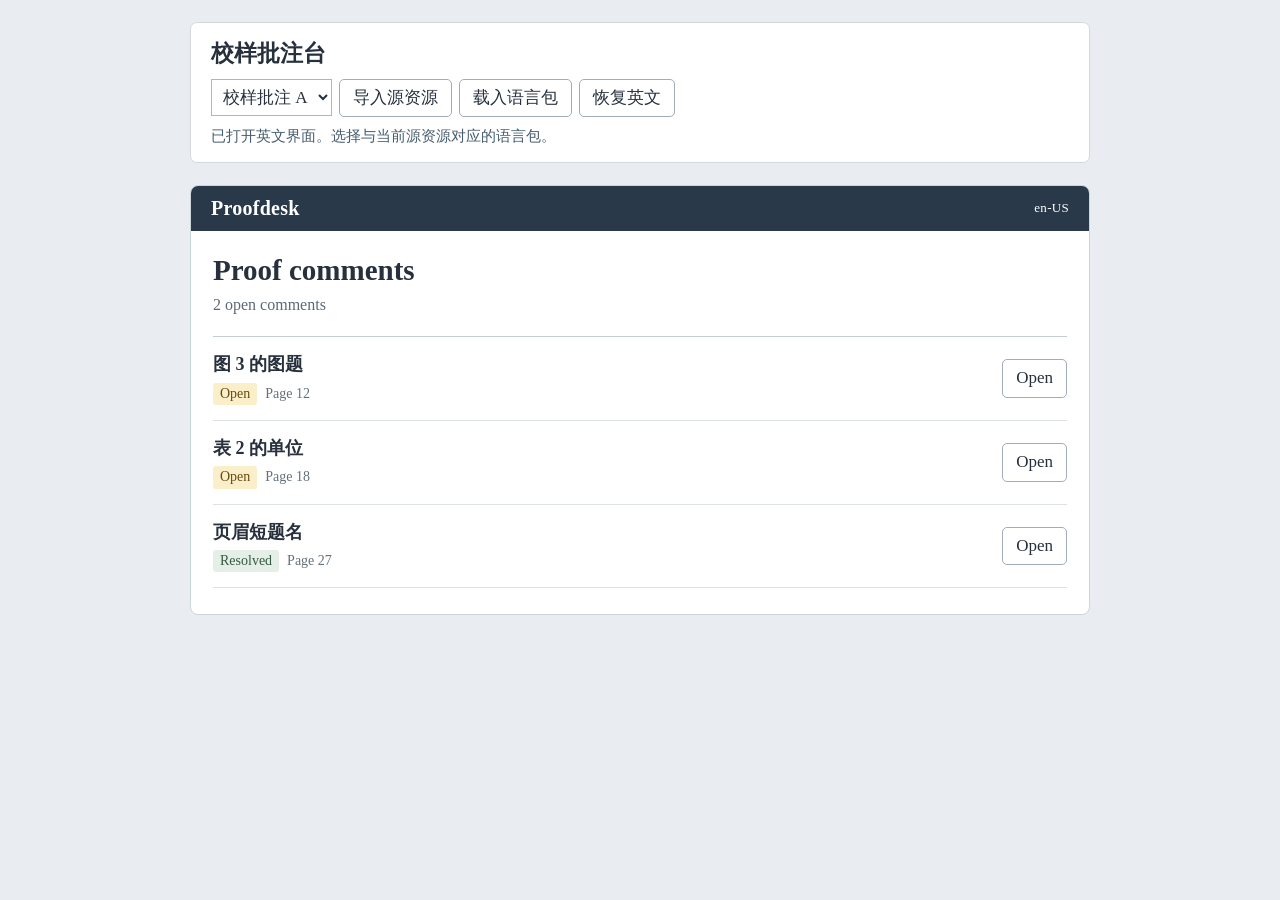
<file: 译者决策工作台_公开双模式版/localization-runtime.html>
<!doctype html><html lang="zh-CN"><head><meta charset="utf-8"><meta name="viewport" content="width=device-width,initial-scale=1"><meta http-equiv="Content-Security-Policy" content="default-src 'none'; script-src 'unsafe-inline'; style-src 'unsafe-inline'; img-src data:; connect-src 'none'; form-action 'none'"><title>校样批注台</title><style>
*{box-sizing:border-box}body{margin:0;color:#27303c;background:#e9edf1;font:17px/1.46 'Times New Roman','SimSun','宋体',serif}button,input,select{font:inherit;color:inherit}button,.file{cursor:pointer;border:1px solid #a3adb9;border-radius:5px;padding:6px 13px;background:white;display:inline-block}button:hover,.file:hover{background:#eaf0f4}button:focus-visible,input:focus-visible,select:focus-visible,.file:focus-within{outline:3px solid #5879c5;outline-offset:2px}.file input{position:absolute;width:1px;height:1px;clip-path:inset(50%)}.tools{max-width:900px;margin:22px auto;padding:14px 20px;background:#fff;border:1px solid #d1d8df;border-radius:7px}.tools h1{font-size:23px;margin:0 0 8px}.bar{display:flex;gap:7px;align-items:center;flex-wrap:wrap}select{border:1px solid #abb6c2;padding:7px;background:#fff}.message{font-size:15px;margin:9px 0 0;color:#465d6f}.error{color:#993d31}.folio{max-width:900px;margin:18px auto;background:#fff;overflow:hidden;border:1px solid #cdd5dc;border-radius:8px}.inside .folio{margin:0;border:0;border-radius:0;max-width:none}.inside .tools{display:none}.mast{height:45px;background:#29394a;color:white;display:flex;align-items:center;justify-content:space-between;padding:0 20px}.brand{font-size:20px;letter-spacing:.25px}.lang{font-size:13px;letter-spacing:.3px}.content{padding:22px 22px 26px}.content h2{font-size:29px;line-height:1.2;margin:0 0 5px}.summary{margin:0 0 20px;color:#5d6976;font-size:16px}.records{border-top:1px solid #c5ced5}.record{display:grid;grid-template-columns:minmax(0,1fr) auto;column-gap:12px;padding:15px 0;border-bottom:1px solid #dce1e6;align-items:center}.record h3{font-size:18px;line-height:1.4;margin:0 0 5px;overflow-wrap:anywhere}.meta{display:flex;gap:8px;align-items:center;flex-wrap:wrap;color:#64707a;font-size:14px}.badge{display:inline-block;padding:1px 7px;background:#fbefc9;color:#684a12;border-radius:3px;font-size:14px}.badge.done{background:#e3efe7;color:#365a42}.record button{min-width:63px;max-width:160px;overflow-wrap:anywhere}.detail{margin:14px 0 18px;border-left:4px solid #c7994d;background:#faf8ee;padding:14px 18px}.detail h3{font-size:22px;margin:6px 0}.detail p{margin:10px 0 0;white-space:pre-wrap;overflow-wrap:anywhere}.primary{background:#344e67;color:#fff;border-color:#344e67}.primary:hover{background:#263d53}.generic{display:grid;grid-template-columns:minmax(0,1fr) minmax(0,1.1fr);gap:10px;padding:10px 0;border-bottom:1px solid #ddd}.generic small{color:#64707a;overflow-wrap:anywhere}.generic span{overflow-wrap:anywhere;white-space:pre-wrap}.variables{display:flex;flex-wrap:wrap;gap:8px;margin-bottom:12px}.variables input{max-width:90px}.variables label{font-size:14px}.accessible{position:absolute;overflow:hidden;width:1px;height:1px;clip-path:inset(50%)}[hidden]{display:none!important}@media(max-width:500px){.tools,.folio{margin:8px}.content{padding:16px}.inside .folio{margin:0}.record{gap:5px}.content h2{font-size:26px}.tools{padding:12px}.mast{padding:0 16px}}
</style></head><body><section class="tools"><h1>校样批注台</h1><div class="bar"><select id="runtime-source" aria-label="选择源资源"><option value="A">校样批注 A</option><option value="B">校样批注 B</option></select><label class="file">导入源资源<input type="file" id="runtime-source-file" accept=".json,application/json"></label><label class="file">载入语言包<input type="file" id="runtime-pack-file" accept=".json,application/json"></label><button id="runtime-en">恢复英文</button></div><p id="runtime-status" class="message" role="status" aria-live="polite">已打开英文界面。选择与当前源资源对应的语言包。</p></section><article class="folio" id="target-app"><div class="mast"><strong class="brand">Proofdesk</strong><span id="runtime-lang" class="lang">EN</span></div><div class="content" id="screen"></div></article><script id="cases-data" type="application/json">{"A":{"source":{"schema":"interface.source.v1","project":"proofdesk","revision":"proof-1","title":"校样批注 A","sourceLocale":"en-US","targetLocale":"zh-CN","strings":[{"id":"status.open","source":"Open","context":{"control":"状态标签","state":"批注尚未处理，显示在列表和详情页。","purpose":"表示工作仍待处理。标签本身不可点击。"}},{"id":"action.open","source":"Open","context":{"control":"详情按钮","state":"在批注列表，每条记录右侧显示。","purpose":"打开该条批注详情。打开后仍保留原来的处理状态。"}},{"id":"app.title","source":"Proof comments","context":{"control":"页面标题","state":"列表及详情页顶部。","purpose":"标识当前的校样批注列表。"}},{"id":"queue.count","source":"{count} open comments","context":{"control":"数量提示","state":"列表标题下方，处理状态改变时刷新。","purpose":"报告尚未处理的批注数，保留 {count}。"}},{"id":"status.resolved","source":"Resolved","context":{"control":"状态标签","state":"批注已标为处理完成。","purpose":"表示该批注处理已完成。"}},{"id":"action.resolve","source":"Mark resolved","context":{"control":"处理按钮","state":"待处理批注的详情页。","purpose":"将当前批注标为已处理，待处理数量减少一条。"}},{"id":"action.reopen","source":"Reopen","context":{"control":"恢复按钮","state":"已处理批注的详情页。","purpose":"恢复为待处理，待处理数量增加一条。"}},{"id":"action.back","source":"Back to list","context":{"control":"返回按钮","state":"批注详情页顶部。","purpose":"回到列表，保留已有处理状态。"}},{"id":"detail.page","source":"Page {page}","context":{"control":"页码标签","state":"列表和详情页的批注位置。","purpose":"用 {page} 显示对应的校样页码。"}}],"view":{"type":"commentQueue","keys":{"title":"app.title","count":"queue.count","openStatus":"status.open","openAction":"action.open","resolvedStatus":"status.resolved","resolveAction":"action.resolve","reopenAction":"action.reopen","backAction":"action.back","page":"detail.page"},"records":[{"id":"fig3","title":"图 3 的图题","page":12,"body":"请核对 Figure 3 的图题与正文交叉引用是否一致。","resolved":false},{"id":"unit2","title":"表 2 的单位","page":18,"body":"请确认表头的单位是否与栏目内数值一致。","resolved":false},{"id":"header","title":"页眉短题名","page":27,"body":"本章页眉已统一为修订后的短题名。","resolved":true}]}}},"B":{"source":{"schema":"interface.source.v1","project":"proofdesk","revision":"proof-2","title":"校样批注 B","sourceLocale":"en-US","targetLocale":"zh-CN","strings":[{"id":"status.open","source":"Open","context":{"control":"状态标签","state":"批注尚未处理，显示在列表和详情页。","purpose":"表示工作仍待处理。标签本身不可点击。"}},{"id":"action.open","source":"Open","context":{"control":"详情按钮","state":"在批注列表，每条记录右侧显示。","purpose":"打开该条批注详情。打开后仍保留原来的处理状态。"}},{"id":"app.title","source":"Proof comments","context":{"control":"页面标题","state":"列表及详情页顶部。","purpose":"标识当前的校样批注列表。"}},{"id":"queue.count","source":"{count} comments awaiting review","context":{"control":"数量提示","state":"列表标题下方，处理状态改变时刷新。","purpose":"报告尚未处理的批注数，保留 {count}。"}},{"id":"status.resolved","source":"Resolved","context":{"control":"状态标签","state":"批注已标为处理完成。","purpose":"表示该批注处理已完成。"}},{"id":"action.resolve","source":"Mark resolved","context":{"control":"处理按钮","state":"待处理批注的详情页。","purpose":"将当前批注标为已处理，待处理数量减少一条。"}},{"id":"action.reopen","source":"Reopen","context":{"control":"恢复按钮","state":"已处理批注的详情页。","purpose":"恢复为待处理，待处理数量增加一条。"}},{"id":"action.back","source":"Back to list","context":{"control":"返回按钮","state":"批注详情页顶部。","purpose":"回到列表，保留已有处理状态。"}},{"id":"detail.page","source":"Proof page {page}","context":{"control":"页码标签","state":"列表和详情页的批注位置。","purpose":"用 {page} 显示对应的校样页码。"}}],"view":{"type":"commentQueue","keys":{"title":"app.title","count":"queue.count","openStatus":"status.open","openAction":"action.open","resolvedStatus":"status.resolved","resolveAction":"action.resolve","reopenAction":"action.reopen","backAction":"action.back","page":"detail.page"},"records":[{"id":"caption","title":"封面副题","page":1,"body":"请核对封面副题的新版本。","resolved":false},{"id":"callout","title":"侧栏引文","page":8,"body":"请确认侧栏引文的起止位置。","resolved":false},{"id":"index","title":"索引条目","page":31,"body":"请按终校页码核对索引。","resolved":false}]}}}}</script><script>'use strict';
const clone = value => JSON.parse(JSON.stringify(value));
const dict = value => value && typeof value === 'object' && !Array.isArray(value);
const own = (object, key) => Object.prototype.hasOwnProperty.call(object, key);
const el = id => document.getElementById(id);
const legacyIds = ['app.title','progress','task.label','action.resume','action.save','notice.saved','action.submit','confirm.title','confirm.body','action.cancel','action.confirm','notice.done'];
const queueRoles = ['title','count','openStatus','openAction','resolvedStatus','resolveAction','reopenAction','backAction','page'];
function fail(message) { throw new Error(message); }
function string(value, label, limit = 3000, empty = false) {
  if (typeof value !== 'string' || value.length > limit || (!empty && !value.trim())) fail('请检查'+label+'的文字内容。');
  return value;
}
function identifier(value) {
  string(value,'资源键',160);
  if (['__proto__','constructor','prototype'].includes(value) || /[\x00-\x1f]/.test(value)) fail('资源键含有无效字符。');
  return value;
}
function tokens(value) {
  const result = [];
  const rest = value.replace(/\{([A-Za-z][A-Za-z_0-9]*)\}/g,(_,v)=>{result.push(v);return ''});
  if (/[{}]/.test(rest)) fail('变量必须写作单层 {name}，请检查花括号。');
  return result.sort();
}
function contextData(raw = {}) {
  if (!dict(raw)) fail('语境记录须为对象。');
  const result = {};
  for (const key of ['control','state','purpose']) result[key]=string(raw[key]??'','语境',1600,true);
  return result;
}
function checkView(view, rows) {
  if (!view) return null;
  if (!dict(view) || view.type!=='commentQueue' || !dict(view.keys) || !Array.isArray(view.records) || !view.records.length || view.records.length>50) fail('批注界面描述不完整。');
  const ids = new Set(rows.map(r=>r.id));
  if (queueRoles.some(role=>!ids.has(view.keys[role]))) fail('批注界面引用了不存在的资源键。');
  for (const role of queueRoles) {
    const expected=role==='count'?['count']:role==='page'?['page']:[];
    const actual=tokens(rows.find(r=>r.id===view.keys[role]).source);
    if (JSON.stringify(expected)!==JSON.stringify(actual)) fail('批注界面的 '+role+' 使用了无法填入的变量。');
  }
  const seen = new Set();
  const records = view.records.map(r=>{
    if (!dict(r) || seen.has(r.id)) fail('批注记录键缺失或重复。');
    seen.add(identifier(r.id));
    if (!Number.isInteger(r.page)||r.page<1||r.page>99999||typeof r.resolved!=='boolean') fail('批注页码或状态无效。');
    return {id:r.id,title:string(r.title,'批注标题',300),body:string(r.body,'批注内容',2000),page:r.page,resolved:r.resolved};
  });
  return {type:'commentQueue',keys:Object.fromEntries(queueRoles.map(k=>[k,view.keys[k]])),records};
}
function normalizeSource(raw, filename = '导入资源') {
  if (!dict(raw)) fail('源资源应为JSON对象。');
  if (!Array.isArray(raw.strings)) {
    if (!Object.values(raw).every(v=>typeof v==='string')) fail('请选择包含 strings 条目的源资源，或键与英文文字组成的JSON。');
    raw={schema:'interface.source.v1',project:'imported',revision:filename,title:filename,sourceLocale:'en-US',targetLocale:'zh-CN',strings:Object.entries(raw).map(([id,source])=>({id,source,context:{}}))};
  }
  if (!['interface.source.v1','courseflow.source.v1'].includes(raw.schema)) fail('不支持此源资源格式。');
  if (!raw.strings.length||raw.strings.length>300) fail('每个资源文件支持1至300条文字。');
  const seen=new Set();
  const strings=raw.strings.map(row=>{
    if(!dict(row)) fail('源文条目格式错误。');
    const id=identifier(row.id);
    if(seen.has(id)) fail('重复的资源键 '+id);
    seen.add(id);
    const source=string(row.source,'原文');tokens(source);
    return {id,source,context:contextData(row.context)};
  });
  const source={schema:raw.schema,project:string(raw.project,'项目名',160),revision:string(raw.revision,'版本号',160),title:string(raw.title??filename,'资源名称',200),sourceLocale:string(raw.sourceLocale??'en-US','原文语言',25),targetLocale:string(raw.targetLocale??'zh-CN','目标语言',25),strings};

  if(raw.schema==='courseflow.source.v1'&&(source.project!=='courseflow.practice'||strings.length!==12||legacyIds.some(id=>!seen.has(id)))) fail('原版CourseFlow源资源须包括约定的12个键。');
  const view=checkView(raw.view,strings);if(view)source.view=view;
  return source;
}
function readJSON(raw) {
  string(raw,'JSON',2000000);
  return strictJSON(raw.replace(/^\uFEFF/,''));
}
function readCandidateJSON(raw) {
  try { return readJSON(raw); } catch(firstError) {
    const fenced=[...raw.matchAll(/```(?:json)?\s*([\s\S]*?)```/gi)];
    if(fenced.length===1)return readJSON(fenced[0][1]);
    const first=raw.indexOf('{'),last=raw.lastIndexOf('}');
    if(first>=0&&last>first)return readJSON(raw.slice(first,last+1));
    throw firstError;
  }
}
async function readFile(file) {
  if (!file || file.size>2000000) fail('请选择小于2MB的JSON文件。');
  return readJSON(await file.text());
}
function baseline(source) {
  if(source.schema==='courseflow.source.v1')return legacyIds.map(id=>clone(source.strings.find(r=>r.id===id)));
  return source.strings.map(({id,source})=>({id,source})).sort((a,b)=>a.id<b.id?-1:a.id>b.id?1:0);
}
function checksum(value) {
  const text=JSON.stringify(value);let hash=2166136261;
  for(let i=0;i<text.length;i++){hash^=text.charCodeAt(i);hash=Math.imul(hash,16777619)}
  return (hash>>>0).toString(16).padStart(8,'0');
}
function validateMessages(messages,source,allowEmpty=false) {
  if(!dict(messages)||Object.keys(messages).length!==source.strings.length||source.strings.some(row=>!own(messages,row.id)))fail('译文的键与当前源资源不一致。请提供全部条目。');
  for(const row of source.strings){
    const value=string(messages[row.id],row.id,3000,allowEmpty);
    if(allowEmpty)continue;
    if(JSON.stringify(tokens(value))!==JSON.stringify(tokens(row.source)))fail(row.id+' 的变量与原文不一致，请保留名称和出现次数。');
    if(source.schema==='courseflow.source.v1'&&(!/[\u3400-\u9fff]/.test(value)||value===row.source))fail(row.id+' 尚未填写原版CourseFlow要求的中文译文。');
  }
  return clone(messages);
}
function makePack(source,messages,profile,origin) {
  validateMessages(messages,source);
  const base=baseline(source);
  const pack={schema:'interface.locale.v1',project:source.project,sourceRevision:source.revision,sourceBaseline:base,locale:'zh-CN',messages:clone(messages)};
  if(source.schema==='courseflow.source.v1')Object.assign(pack,{schema:'courseflow.locale.v1',sourceSignature:'cf-'+checksum(base),provenance:{kind:'manual',tool:'本地化编辑器',date:new Date().toISOString().slice(0,10),detail:origin||'人工编辑'},profileSummary:{audience:profile.audience||'中文产品用户',style:'guided',primaryStyle:'follow',requirement:profile.requirement.slice(0,700),width:'640'},productCard:{user:'',roles:'',evidence:'',next:''},humanReview:false});
  return pack;
}
function readPack(pack,source) {
  if(!dict(pack)||pack.schema!==(source.schema==='courseflow.source.v1'?'courseflow.locale.v1':'interface.locale.v1')||pack.project!==source.project||pack.sourceRevision!==source.revision||pack.locale!==source.targetLocale||JSON.stringify(pack.sourceBaseline)!==JSON.stringify(baseline(source)))fail('语言包与当前项目、版本或源文不匹配。请先选择对应的源资源。');
  if(pack.schema==='courseflow.locale.v1'&&pack.sourceSignature!=='cf-'+checksum(baseline(source)))fail('原版语言包签名不匹配。');
  return validateMessages(pack.messages,source);
}
function writeJSON(filename,value) {
  const blob=new Blob([JSON.stringify(value,null,2)],{type:'application/json'}),url=URL.createObjectURL(blob),a=document.createElement('a');
  a.href=url;a.download=filename;a.click();setTimeout(()=>URL.revokeObjectURL(url),3000);
}
function node(tag, textContent='',className='') {
  const n=document.createElement(tag);
  if(textContent!=='')n.textContent=textContent;
  if(className)n.className=className;
  return n;
}
function guarded(fn,notify) {
  return async(...args)=>{try{await fn(...args)}catch(error){notify(error.message||'操作失败。')}};
}

function strictJSON(raw){let i=0;const s=raw;function ws(){while(/\s/.test(s[i]||'')&&i<s.length)i++}function fail(m){throw new Error('文件 / 回复不是有效 JSON：'+m+'（位置 '+i+'）。')}function str(){const start=i++;let escape=false;for(;i<s.length;i++){const c=s[i];if(escape){escape=false;continue}if(c==='\\'){escape=true;continue}if(c==='"'){i++;try{return JSON.parse(s.slice(start,i))}catch(e){fail('字符串转义无效')}}if(c.charCodeAt(0)<32)fail('字符串含未转义换行')}fail('字符串未结束')}function val(depth=0){if(depth>35)fail('嵌套过深');ws();const c=s[i];if(c==='"')return str();if(c==='{'){i++;const o=Object.create(null),keys=new Set();ws();if(s[i]==='}'){i++;return o}while(i<s.length){ws();if(s[i]!=='"')fail('对象键须有双引号');const k=str();if(keys.has(k))fail('字段重复：'+k);keys.add(k);ws();if(s[i++]!==':')fail('缺少冒号');o[k]=val(depth+1);ws();const end=s[i++];if(end==='}')return o;if(end!==',')fail('缺少逗号或右花括号')}fail('对象未结束')}if(c==='['){i++;const a=[];ws();if(s[i]===']'){i++;return a}while(i<s.length){a.push(val(depth+1));ws();const end=s[i++];if(end===']')return a;if(end!==',')fail('数组分隔符错误')}fail('数组未结束')}for(const [t,v]of [['true',true],['false',false],['null',null]])if(s.slice(i,i+t.length)===t){i+=t.length;return v}const n=s.slice(i).match(/^-?(?:0|[1-9]\d*)(?:\.\d+)?(?:[eE][+-]?\d+)?/);if(n){i+=n[0].length;const v=Number(n[0]);if(!Number.isFinite(v))fail('数字超范围');return v}fail('无法读取值')}const result=val();ws();if(i!==s.length)fail('对象后仍有多余内容');return result}
</script><script>const runtimeCases = JSON.parse(el('cases-data').textContent);
let source = normalizeSource(runtimeCases.A.source), messages = null, records = [], detailId = null;
let variables = Object.create(null);
const embedded = window.parent!==window;
if(embedded)document.body.classList.add('inside');
function runtimeNotice(text,error=false){
  el('runtime-status').textContent=text;
  el('runtime-status').classList.toggle('error',error);
  if(embedded)parent.postMessage({channel:'proofdesk.status',text,error},'*');
}
function rawMessage(id){return messages?.[id]??source.strings.find(row=>row.id===id)?.source??'';}
function fillMessage(id,values={}){
  return rawMessage(id).replace(/\{([A-Za-z][A-Za-z_0-9]*)\}/g,(original,key)=>String(own(values,key)?values[key]:(own(variables,key)?variables[key]:original)));
}
function button(text,action,className='',id=''){
  const b=node('button',text,className);if(id)b.id=id;b.type='button';b.onclick=action;return b;
}
function showQueue(screen){
  const keys=source.view.keys;
  const label=(role,values)=>fillMessage(keys[role],values);
  const count=records.filter(record=>!record.resolved).length;
  screen.append(node('h2',label('title')));
  const summary=node('p',label('count',{count}),'summary');summary.id='open-count';screen.append(summary);
  const active=records.find(record=>record.id===detailId);
  if(active){
    screen.append(button(label('backAction'),()=>{detailId=null;renderRuntime()},'','go-back'));
    const detail=node('section','','detail');detail.id='comment-detail';
    const meta=node('div','','meta');meta.append(node('span',label('page',{page:active.page})),node('span',label(active.resolved?'resolvedStatus':'openStatus'),'badge'+(active.resolved?' done':'')));
    detail.append(meta,node('h3',active.title),node('p',active.body));screen.append(detail);
    screen.append(button(label(active.resolved?'reopenAction':'resolveAction'),()=>{active.resolved=!active.resolved;renderRuntime()},'primary','toggle-resolved'));return;
  }
  const list=node('div','','records');
  records.forEach(record=>{
    const item=node('section','','record'),left=node('div'),meta=node('div','','meta');
    meta.append(node('span',label(record.resolved?'resolvedStatus':'openStatus'),'badge'+(record.resolved?' done':'')),node('span',label('page',{page:record.page})));
    left.append(node('h3',record.title),meta);
    const open=button(label('openAction'),()=>{detailId=record.id;renderRuntime()});open.dataset.open=record.id;
    item.append(left,open);list.append(item);
  });screen.append(list);
}
function showGeneric(screen){
  screen.append(node('h2','控件预览'),node('p','此资源显示各键的文字与变量示例。','summary'));
  const names=[...new Set(source.strings.flatMap(row=>tokens(row.source)))];
  const vars=node('div','','variables');
  names.forEach(name=>{const label=node('label',name+' ');const input=node('input');input.value=variables[name]??(name==='name'?'林悦':'3');variables[name]=input.value;input.onchange=()=>{variables[name]=input.value;renderRuntime()};label.append(input);vars.append(label)});
  if(names.length)screen.append(vars);
  source.strings.forEach(row=>{
    const line=node('div','','generic'),value=fillMessage(row.id),control=row.context.control;
    let sample;
    if(/按钮|button/i.test(control)){sample=node('button',value);sample.disabled=true;}
    else if(/状态|status/i.test(control)){sample=node('span',value,'badge');}
    else if(/标题|title/i.test(control)){sample=node('strong',value);}
    else{sample=node('span',value);}
    line.append(node('small',row.id),sample);screen.append(line);
  });
}
function renderRuntime(){
  const screen=el('screen');screen.replaceChildren();document.querySelector('.brand').textContent=source.view?'Proofdesk':'字符串预览';el('runtime-lang').textContent=messages?source.targetLocale:source.sourceLocale;
  if(source.view)showQueue(screen);else showGeneric(screen);
  if(embedded)requestAnimationFrame(()=>parent.postMessage({channel:'proofdesk.height',height:document.documentElement.scrollHeight},'*'));
}
function installSource(next){
  source=next;messages=null;records=clone(source.view?.records??[]);detailId=null;variables=Object.create(null);renderRuntime();
}
function applyPack(pack,via){messages=readPack(pack,source);renderRuntime();runtimeNotice('已载入中文语言包'+(via?'，'+via:'')+'。');}
el('runtime-source').onchange=e=>{
  const k=e.target.value;if(!runtimeCases[k])return;
  installSource(normalizeSource(runtimeCases[k].source));runtimeNotice('已切换至 '+source.title+'，当前使用英文。');
};
el('runtime-en').onclick=()=>{messages=null;renderRuntime();runtimeNotice('已恢复英文。')};
el('runtime-source-file').onchange=guarded(async e=>{
  const file=e.target.files[0];e.target.value='';if(!file)return;
  const next=normalizeSource(await readFile(file),file.name.replace(/\.json$/i,''));installSource(next);
  let opt=el('runtime-source').querySelector('[value="custom"]');if(!opt){opt=node('option');opt.value='custom';el('runtime-source').append(opt)}opt.textContent=next.title;el('runtime-source').value='custom';runtimeNotice('已导入 '+next.title+'。');
},m=>runtimeNotice(m,true));
el('runtime-pack-file').onchange=guarded(async e=>{
  const file=e.target.files[0];e.target.value='';if(file)applyPack(await readFile(file),file.name);
},m=>runtimeNotice(m,true));
if(embedded)window.addEventListener('message',event=>{
  if(event.source!==parent||event.data?.channel!=='proofdesk.command')return;
  try{
    const {action,payload}=event.data;
    if(action==='source')installSource(normalizeSource(payload));
    else if(action==='pack')applyPack(payload,'编辑区试用');
    else if(action==='english'){messages=null;renderRuntime()}
  }catch(error){runtimeNotice(error.message,true)}
});
installSource(source);
if(embedded)parent.postMessage({channel:'proofdesk.ready'},'*');
</script></body></html>
</file>
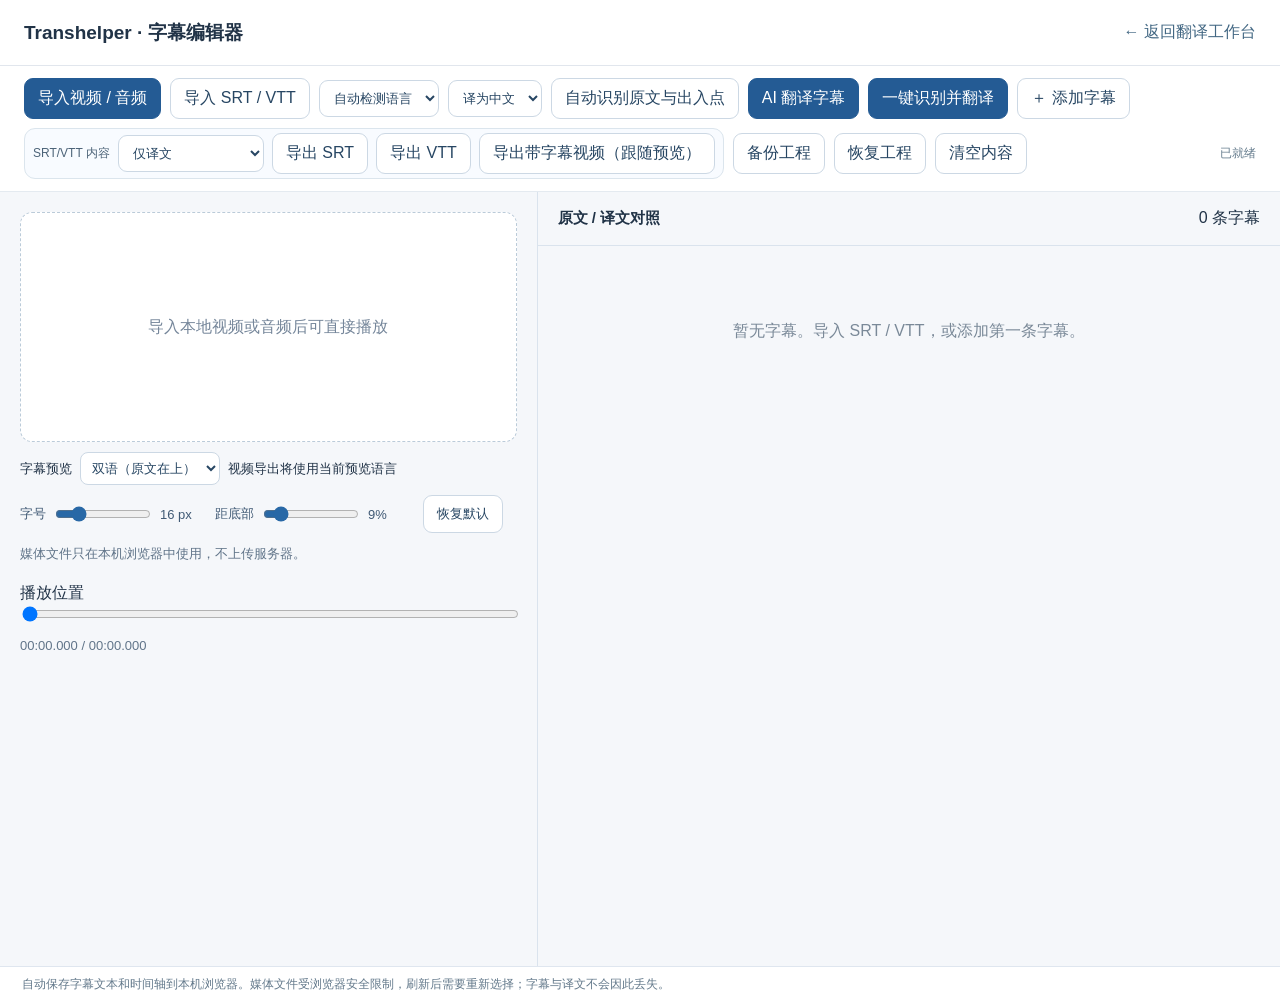
<file: 译者决策工作台_公开双模式版/subtitle-editor.html>
<!doctype html>
<html lang="zh-CN"><head><meta charset="utf-8"><meta name="viewport" content="width=device-width,initial-scale=1"><title>字幕编辑器 · Transhelper</title>
<style>
:root{font-family:-apple-system,BlinkMacSystemFont,"PingFang SC","Microsoft YaHei",sans-serif;color:#213347;background:#f5f7fa}*{box-sizing:border-box}body{margin:0}button,input,textarea{font:inherit}button{cursor:pointer;border:1px solid #ccd8e4;background:#fff;color:#274663;border-radius:9px;padding:9px 13px}button:hover{background:#eef5fc}button:focus-visible,input:focus-visible,textarea:focus-visible{outline:2px solid #377fca;outline-offset:1px}button.primary{background:#245b94;color:white;border-color:#245b94}header{height:66px;background:white;border-bottom:1px solid #e1e6ed;display:flex;align-items:center;justify-content:space-between;padding:0 24px;gap:15px}h1{font-size:19px;margin:0}header a{color:#426783;text-decoration:none}.tools{display:flex;flex-wrap:wrap;align-items:center;gap:9px;background:white;padding:12px 24px;border-bottom:1px solid #e4eaf0}input[type=file]{display:none}.tools select{padding:9px 10px;border:1px solid #ccd8e4;border-radius:9px;background:#fff;color:#274663}.tools button:disabled{opacity:.5;cursor:not-allowed}.export-controls{display:flex;align-items:center;flex-wrap:wrap;gap:8px;padding:4px 8px;border:1px solid #dbe5ed;background:#f8fbff;border-radius:11px}.export-controls label{font-size:12px;color:#4c6378}.wrap{display:grid;grid-template-columns:minmax(290px,42%) minmax(390px,58%);height:calc(100vh - 126px);min-height:470px}.preview{padding:20px;border-right:1px solid #dae3ed;overflow:auto}video,audio{width:100%;max-height:45vh;background:#101821;border-radius:12px}video:not([src]),audio:not([src]){display:none}
.media-stage{position:relative;overflow:hidden;border-radius:12px;background:#101821}
.media-stage video{display:block;width:100%;border-radius:12px}
.media-stage video:not([src]){display:none}
.subtitle-overlay{position:absolute;left:4%;right:4%;bottom:var(--caption-bottom,9%);pointer-events:none;z-index:2;display:flex;flex-direction:column;align-items:center;gap:5px;text-align:center;color:#fff;text-shadow:0 2px 3px #000,0 1px 8px #000,0 0 4px #000;font-size:var(--caption-size,16px);font-weight:600;line-height:1.4;white-space:pre-line;overflow-wrap:anywhere}
.subtitle-overlay[hidden]{display:none}
.subtitle-overlay .subtitle-line{max-width:100%;padding:2px 7px;border-radius:4px;background:#0008}
.subtitle-overlay .subtitle-line.secondary{font-size:.93em}
.preview-mode{display:flex;align-items:center;gap:8px;flex-wrap:wrap;margin:10px 0;font-size:13px}
.preview-mode select{padding:7px;border:1px solid #ccd8e4;background:white;border-radius:8px;color:#274663}
.audio-caption{margin-top:10px;min-height:70px;padding:12px;border-radius:10px;background:#101821}
.audio-caption .subtitle-overlay{position:static}
.audio-caption[hidden]{display:none}
.subtitle-settings{display:flex;align-items:center;gap:12px;flex-wrap:wrap;margin:8px 0 12px;font-size:13px;color:#405a75}
.subtitle-settings label{display:inline-flex;align-items:center;gap:7px}
.subtitle-settings input[type=range]{width:96px;accent-color:#2868a6}
.subtitle-settings output{min-width:43px;font-variant-numeric:tabular-nums}
.media-stage{--caption-size:16px;--caption-bottom:9%}
.media-stage:fullscreen,.media-stage:-webkit-full-screen{height:100%;width:100%;border-radius:0;display:flex;align-items:center;justify-content:center;background:#000}
.media-stage:fullscreen video,.media-stage:-webkit-full-screen video{max-height:100%!important;max-width:100%;height:100%;width:100%;object-fit:contain;border-radius:0}
.media-stage:fullscreen .subtitle-overlay,.media-stage:-webkit-full-screen .subtitle-overlay{font-size:calc(var(--caption-size,16px) * 1.4);bottom:var(--caption-bottom,9%)}
.media-stage:fullscreen .fullscreen-stage-button,.media-stage:-webkit-full-screen .fullscreen-stage-button{z-index:8;right:18px;top:18px;bottom:auto}
.fullscreen-stage-button{position:absolute;z-index:6;top:9px;right:9px;background:#131b29c9;color:#fff;border:1px solid #ffffff66;font-size:12px;padding:7px 10px}
.fullscreen-stage-button:hover{background:#263e5acc}
#video::-webkit-media-controls-fullscreen-button{display:none!important}
@media(max-width:850px){.subtitle-settings input[type=range]{width:78px}}
.placeholder{height:230px;border:1px dashed #bbcbd9;border-radius:12px;display:grid;place-items:center;color:#75869a;background:#fff}.player-info{font-size:13px;color:#607489;margin-top:12px}.timeline{margin-top:20px}.timeline input{width:100%}.editor{display:flex;flex-direction:column;min-height:0}.editor-head{padding:16px 20px;border-bottom:1px solid #dae3ed;display:flex;align-items:center;justify-content:space-between;gap:12px}.editor-head strong{font-size:15px}.cues{flex:1;overflow:auto;padding:10px 18px 20px}.cue{display:grid;grid-template-columns:64px 1fr;gap:10px;background:white;border:1px solid #dfe6ef;border-radius:12px;margin:9px 0;padding:14px}.cue.active{border-color:#3a78b7;box-shadow:0 0 0 1px #3a78b7}.num{font-size:13px;color:#667b90;padding-top:8px}.fields{display:grid;gap:9px}.times{display:flex;align-items:center;gap:8px;flex-wrap:wrap}.times input{width:116px;padding:7px;border:1px solid #d1dce7;border-radius:7px}.fields label{font-size:12px;color:#62788c;display:block}.fields textarea{display:block;margin-top:4px;width:100%;min-height:57px;resize:vertical;padding:9px;border:1px solid #d1dce7;border-radius:8px;background:#fbfdff;line-height:1.55}.rowbtn{display:flex;gap:8px;flex-wrap:wrap}.rowbtn button{font-size:12px;padding:5px 9px}.status{margin-left:auto;color:#647b8c;font-size:12px}.empty{text-align:center;padding:65px 20px;color:#7a8998}footer{padding:9px 22px;background:white;border-top:1px solid #dfe6ef;color:#63798b;font-size:12px}@media(max-width:850px){header{padding:0 12px}.tools{padding:10px 12px}.wrap{display:block;height:auto}.preview{border-right:0;border-bottom:1px solid #dae3ed}.editor{height:70vh}.status{width:100%;margin-left:0}}
</style></head><body>
<header><div><h1>Transhelper · 字幕编辑器</h1></div><a href="/atelier.html">← 返回翻译工作台</a></header>
<div class="tools">
<button id="mediaBtn" class="primary">导入视频 / 音频</button><input id="media" type="file" accept="video/*,audio/*,.mp4,.mov,.m4v,.webm,.mp3,.wav,.m4a">
<button id="subsBtn">导入 SRT / VTT</button><input id="subs" type="file" accept=".srt,.vtt,text/plain">
<select id="speechLanguage" title="原文语音语言" aria-label="原文语音语言"><option value="">自动检测语言</option><option value="english">英语语音</option><option value="chinese">中文语音</option><option value="japanese">日语语音</option><option value="french">法语语音</option><option value="german">德语语音</option></select><select id="targetLanguage" title="字幕翻译方向" aria-label="字幕翻译方向"><option value="zh-CN">译为中文</option><option value="en">译为英文</option><option value="ja">译为日文</option><option value="fr">译为法文</option></select><button id="recognize">自动识别原文与出入点</button><button id="translateAI" class="primary">AI 翻译字幕</button><button id="autoAll" class="primary">一键识别并翻译</button><button id="cancelAI" hidden>取消任务</button><button id="add">＋ 添加字幕</button><div class="export-controls"><label for="exportMode">SRT/VTT 内容</label><select id="exportMode" aria-label="选择导出字幕内容"><option value="target">仅译文</option><option value="source">仅原文</option><option value="both">双语（原文在上）</option></select><button id="exportSrt">导出 SRT</button><button id="exportVtt">导出 VTT</button><button id="exportVideo" title="视频字幕语言与当前预览模式一致">导出带字幕视频（跟随预览）</button><button id="stopVideoExport" hidden>停止导出</button></div><button id="backup">备份工程</button><button id="restoreBtn">恢复工程</button><input id="restore" type="file" accept=".json,application/json">
<button id="clear">清空内容</button><span class="status" id="status">已就绪</span>
</div>
<main class="wrap"><section class="preview"><div class="placeholder" id="placeholder">导入本地视频或音频后可直接播放</div><div class="media-stage" id="mediaStage"><button type="button" class="fullscreen-stage-button" id="stageFullscreen" title="视频与字幕一起全屏">⛶ 字幕全屏</button><video id="video" controls playsinline preload="metadata"></video><div class="subtitle-overlay" id="subtitleOverlay" aria-live="off" hidden><div class="subtitle-line" id="subtitleFirst"></div><div class="subtitle-line secondary" id="subtitleSecond"></div></div></div><audio id="audio" controls preload="metadata"></audio><div id="audioCaption" class="audio-caption" hidden><div class="subtitle-overlay"><div class="subtitle-line" id="audioFirst"></div><div class="subtitle-line secondary" id="audioSecond"></div></div></div><div class="preview-mode"><label for="previewMode">字幕预览</label><select id="previewMode"><option value="both">双语（原文在上）</option><option value="source">仅原文</option><option value="target">仅译文</option></select><span id="previewHint">视频导出将使用当前预览语言</span></div><div class="subtitle-settings" aria-label="字幕显示设置"><label for="captionSize">字号 <input id="captionSize" type="range" min="12" max="32" step="1" value="16"><output id="captionSizeValue" for="captionSize">16 px</output></label><label for="captionPosition">距底部 <input id="captionPosition" type="range" min="4" max="45" step="1" value="9"><output id="captionPositionValue" for="captionPosition">9%</output></label><button type="button" id="resetCaptionStyle">恢复默认</button></div><div class="player-info" id="mediaInfo">媒体文件只在本机浏览器中使用，不上传服务器。</div><div class="timeline"><label for="seek">播放位置</label><input type="range" id="seek" min="0" max="1000" value="0"><div class="player-info" id="clock">00:00.000 / 00:00.000</div></div></section><section class="editor"><div class="editor-head"><strong>原文 / 译文对照</strong><span id="count">0 条字幕</span></div><div id="cues" class="cues"></div></section></main><footer>自动保存字幕文本和时间轴到本机浏览器。媒体文件受浏览器安全限制，刷新后需要重新选择；字幕与译文不会因此丢失。</footer>
<script>
(()=>{'use strict';
const $=id=>document.getElementById(id),key='transhelper-standalone-subtitle-v1';let rows=[],active=-1,mediaURL=null,player=null,duration=0,dirtyTimer=null;
const setStatus=s=>$('status').textContent=s;
const fmt=n=>{n=Math.max(0,Number(n)||0);let h=Math.floor(n/3600),m=Math.floor(n%3600/60),s=Math.floor(n%60),ms=Math.round((n-Math.floor(n))*1000);return [h,m,s].map(v=>String(v).padStart(2,'0')).join(':')+'.'+String(ms).padStart(3,'0')};
const parseTime=s=>{let match=String(s||'').trim().replace(',','.').match(/^(?:(\d+):)?(\d{1,2}):(\d{2})(?:\.(\d{1,3}))?$/);if(!match)return NaN;return (+(match[1]||0))*3600+(+match[2])*60+(+match[3])+Number(String(match[4]||'0').padEnd(3,'0'))/1000};
const clean=r=>({start:Math.max(0,Number(r.start)||0),end:Math.max(0,Number(r.end)||0),source:String(r.source||''),target:String(r.target||'')});
function save(){updateSubtitlePreview();try{localStorage.setItem(key,JSON.stringify(rows));setStatus('本地已保存')}catch(e){setStatus('本地空间不足，请导出工程备份')}}
function schedule(){clearTimeout(dirtyTimer);dirtyTimer=setTimeout(save,250)}
function parseSub(text){let blocks=text.replace(/^\uFEFF/,'').replace(/\r/g,'').replace(/^WEBVTT[^\n]*\n/,'').trim().split(/\n\s*\n/),found=[];for(let b of blocks){let lines=b.split('\n'),at=lines.findIndex(s=>s.includes('-->'));if(at<0)continue;let ts=lines[at].split('-->'),a=parseTime(ts[0]),z=parseTime(ts[1].trim().split(/\s/)[0]);if(!Number.isFinite(a)||!Number.isFinite(z))continue;let payload=lines.slice(at+1).join('\n').trim();found.push(clean({start:a,end:z,source:payload,target:''}))}return found}
function exportText(r,mode){
 const source=String(r.source||'').trim(),target=String(r.target||'').trim();
 if(mode==='source')return source;
 if(mode==='target')return target;
 return [source,target].filter(Boolean).join('\n');
}
function emit(ext,mode=$('exportMode').value){
 let t=rows.map((r,i)=>{
  let start=fmt(r.start).replace('.',ext==='srt'?',':'.'),end=fmt(r.end).replace('.',ext==='srt'?',':'.');
  return (ext==='srt'?i+1+'\n':'')+start+' --> '+end+'\n'+exportText(r,mode);
 }).join('\n\n');
 return ext==='vtt'?'WEBVTT\n\n'+t+'\n':t+'\n';
}
function download(content,name,type='text/plain'){let blob=new Blob([content],{type:type+';charset=utf-8'}),url=URL.createObjectURL(blob),a=document.createElement('a');a.href=url;a.download=name;document.body.appendChild(a);a.click();a.remove();setTimeout(()=>URL.revokeObjectURL(url),2000)}
function render(focus=false){updateSubtitlePreview();let el=$('cues');el.replaceChildren();$('count').textContent=rows.length+' 条字幕';if(!rows.length){let p=document.createElement('div');p.className='empty';p.textContent='暂无字幕。导入 SRT / VTT，或添加第一条字幕。';el.appendChild(p);return}
rows.forEach((r,i)=>{let card=document.createElement('article');card.className='cue'+(i===active?' active':'');card.dataset.index=i;let label=document.createElement('div');label.className='num';label.textContent=String(i+1).padStart(2,'0');let fields=document.createElement('div');fields.className='fields';let times=document.createElement('div');times.className='times';for(const prop of ['start','end']){let input=document.createElement('input');input.value=fmt(r[prop]);input.title=prop==='start'?'开始时间':'结束时间';input.setAttribute('aria-label',prop==='start'?'开始时间':'结束时间');input.addEventListener('change',()=>{let t=parseTime(input.value);if(!Number.isFinite(t)){input.value=fmt(r[prop]);setStatus('时间格式错误，应为 00:00:00.000');return}r[prop]=t;if(r.end<r.start)r.end=r.start;input.value=fmt(r[prop]);schedule();render()});times.appendChild(input);if(prop==='start'){let sep=document.createElement('span');sep.textContent='—';times.appendChild(sep)}}fields.appendChild(times);
for(const prop of ['source','target']){let label=document.createElement('label');label.textContent=prop==='source'?'原文':'译文';let area=document.createElement('textarea');area.value=r[prop];area.rows=2;area.setAttribute('aria-label',(prop==='source'?'原文':'译文')+(i+1));area.addEventListener('input',()=>{r[prop]=area.value;schedule();updateSubtitlePreview()});area.addEventListener('focus',()=>{active=i;document.querySelectorAll('.cue').forEach(e=>e.classList.toggle('active',+e.dataset.index===i))});label.appendChild(area);fields.appendChild(label)}
let actions=document.createElement('div');actions.className='rowbtn';const btn=(text,fn)=>{let b=document.createElement('button');b.textContent=text;b.type='button';b.onclick=fn;actions.appendChild(b)};
btn('定位播放',()=>{active=i;if(player){player.currentTime=r.start;player.play().catch(()=>{})}render()});btn('按播放位置设起点',()=>{if(!player)return;r.start=player.currentTime;r.end=Math.max(r.end,r.start);schedule();render()});btn('按播放位置设终点',()=>{if(!player)return;r.end=Math.max(r.start,player.currentTime);schedule();render()});btn('拆分字幕',()=>splitCue(i));btn('删除',()=>{rows.splice(i,1);active=Math.min(active,rows.length-1);schedule();render()});fields.appendChild(actions);card.append(label,fields);el.appendChild(card)});if(focus&&active>=0)el.querySelector('.cue.active')?.scrollIntoView({block:'nearest'})}

function splitTextAt(text,ratio){
 const raw=String(text||'').trim();
 if(!raw)return ['',''];
 if(raw.length<2)return [raw,''];
 let desired=Math.min(raw.length-1,Math.max(1,Math.round(raw.length*ratio)));
 const candidates=[];
 for(let i=1;i<raw.length;i++){
  const prev=raw[i-1],next=raw[i];
  if(/[.!?。！？；;，,、：:]/.test(prev)||(/\s/.test(next)&&!(/\s/.test(prev))))candidates.push(i);
 }
 const nearest=candidates.sort((a,b)=>Math.abs(a-desired)-Math.abs(b-desired))[0];
 const index=nearest!==undefined&&Math.abs(nearest-desired)<raw.length*.28?nearest:desired;
 return [raw.slice(0,index).trim(),raw.slice(index).trim()];
}
function splitCue(i){
 const r=rows[i];if(!r)return;
 const span=r.end-r.start;
 if(!(span>.12)){setStatus('当前时间段太短，请先调整入点与出点');return;}
 const card=document.querySelectorAll('.cue')[i];
 const focused=document.activeElement;
 let prop=null,cut=null;
 const editors=card?.querySelectorAll('textarea');
 if(focused===editors?.[0]||focused===editors?.[1]){
  prop=focused===editors[0]?'source':'target';
  const selection=focused.selectionStart;
  if(selection>0&&selection<focused.value.length)cut=selection;
 }
 const reference=prop?String(r[prop]||''):String(r.source||r.target||'');
 if(reference.trim().length<2){setStatus('请先填写字幕文本，再进行拆分');return;}
 let ratio=cut===null?.5:Math.max(.12,Math.min(.88,cut/Math.max(1,reference.length)));
 let src=splitTextAt(r.source,ratio),tgt=splitTextAt(r.target,ratio);
 if(prop&&cut!==null){
  const exact=String(r[prop]||'');
  const parts=[exact.slice(0,cut).trim(),exact.slice(cut).trim()];
  if(prop==='source')src=parts;else tgt=parts;
 }
 if(!((src[0]||tgt[0])&&(src[1]||tgt[1]))){setStatus('无法将字幕拆成两段，请将光标放在合适位置后再点拆分');return;}
 const splitAt=Math.max(r.start+.05,Math.min(r.end-.05,r.start+span*ratio));
 rows.splice(i,1,clean({start:r.start,end:splitAt,source:src[0],target:tgt[0]}),clean({start:splitAt,end:r.end,source:src[1],target:tgt[1]}));
 active=i;save();render(true);setStatus('字幕已拆分为两条；请校对两段原文、译文及时间点');
}
function updateSubtitlePreview(){
 const mode=$('previewMode')?.value||'both';
 const current=player?Number(player.currentTime)||0:0;
 const cue=rows.find(r=>current>=r.start&&current<r.end);
 let first='',second='';
 if(cue){
  first=mode==='target'?cue.target:cue.source;
  second=mode==='both'?cue.target:'';
 }
 for(const prefix of ['subtitle','audio']){
  const a=$(prefix==='subtitle'?'subtitleFirst':'audioFirst');
  const b=$(prefix==='subtitle'?'subtitleSecond':'audioSecond');
  if(a){a.textContent=first;a.hidden=!first;}
  if(b){b.textContent=second;b.hidden=!second;}
 }
 if($('subtitleOverlay'))$('subtitleOverlay').hidden=!first&&!second;
 if($('audioCaption'))$('audioCaption').hidden=!player||player!==$('audio');
}
$('previewMode').addEventListener('change',e=>{try{localStorage.setItem('transhelper-subtitle-preview-mode',e.target.value)}catch(_){}updateSubtitlePreview()});
try{$('previewMode').value=localStorage.getItem('transhelper-subtitle-preview-mode')||'both'}catch(_){}
function bindMedia(file){if(!file)return;if(mediaURL)URL.revokeObjectURL(mediaURL);mediaURL=URL.createObjectURL(file);const isAudio=file.type.startsWith('audio/')||/\.(mp3|wav|m4a|aac|ogg)$/i.test(file.name);$('video').removeAttribute('src');$('audio').removeAttribute('src');$('video').style.display=isAudio?'none':'block';$('audio').style.display=isAudio?'block':'none';player=isAudio?$('audio'):$('video');player.src=mediaURL;player.load();$('placeholder').hidden=true;$('mediaInfo').textContent=file.name+' · 本地媒体';setStatus('媒体已载入，点击播放');player.onloadedmetadata=()=>{duration=Number.isFinite(player.duration)?player.duration:0;updateClock();setStatus('媒体已就绪')};player.onerror=()=>setStatus('播放失败：可能是 Safari 不支持该文件编码，请尝试 H.264 MP4 或 MP3');player.ontimeupdate=updateClock;player.ondurationchange=updateClock;player.onseeked=updateSubtitlePreview;updateSubtitlePreview()}
function updateClock(){if(!player)return;updateSubtitlePreview();let current=player.currentTime||0;duration=Number.isFinite(player.duration)?player.duration:duration;$('clock').textContent=fmt(current)+' / '+fmt(duration);$('seek').value=duration?Math.min(1000,Math.round(current/duration*1000)):0;let n=rows.findIndex(r=>current>=r.start&&current<r.end);if(n!==-1&&n!==active){active=n;document.querySelectorAll('.cue').forEach(e=>e.classList.toggle('active',+e.dataset.index===n))}}
$('seek').oninput=()=>{if(player&&duration)player.currentTime=(+$('seek').value)/1000*duration};
$('mediaBtn').onclick=()=>$('media').click();$('media').onchange=e=>bindMedia(e.target.files[0]);
$('subsBtn').onclick=()=>$('subs').click();$('subs').onchange=async e=>{let f=e.target.files[0];if(!f)return;try{let parsed=parseSub(await f.text());if(!parsed.length)throw Error('未找到有效时间轴');if(rows.length&&!confirm('导入字幕将覆盖当前字幕文本，继续？'))return;rows=parsed;active=0;save();render();setStatus('已导入 '+rows.length+' 条字幕')}catch(err){setStatus('字幕导入失败：'+err.message)}e.target.value=''};
$('add').onclick=()=>{let start=player?player.currentTime:rows.length?rows[rows.length-1].end:0;rows.push(clean({start,end:start+2,source:'',target:''}));active=rows.length-1;save();render(true)};
$('exportSrt').onclick=()=>{if(!rows.length)return setStatus('尚无字幕可导出');const mode=$('exportMode').value;download(emit('srt',mode),'transhelper-'+mode+'.srt')};$('exportVtt').onclick=()=>{if(!rows.length)return setStatus('尚无字幕可导出');const mode=$('exportMode').value;download(emit('vtt',mode),'transhelper-'+mode+'.vtt')};$('backup').onclick=()=>download(JSON.stringify({format:'transhelper-subtitle-v1',cues:rows},null,2),'transhelper-subtitles.json','application/json');
$('restoreBtn').onclick=()=>$('restore').click();$('restore').onchange=async e=>{let f=e.target.files[0];if(!f)return;try{let x=JSON.parse(await f.text());if(!Array.isArray(x.cues))throw Error('文件缺少字幕记录');if(rows.length&&!confirm('恢复备份将覆盖当前字幕文本，继续？'))return;rows=x.cues.map(clean);save();render();setStatus('已恢复 '+rows.length+' 条字幕')}catch(err){setStatus('备份读取失败：'+err.message)}e.target.value=''};
$('clear').onclick=()=>{if(!confirm('清空全部字幕及本地保存的内容？媒体连接也将解除，此操作不可撤销。'))return;rows=[];active=-1;if(player){player.pause();player.removeAttribute('src');player.load()}if(mediaURL)URL.revokeObjectURL(mediaURL);mediaURL=null;player=null;$('placeholder').hidden=false;$('video').style.display='none';$('audio').style.display='none';$('mediaInfo').textContent='媒体文件只在本机浏览器中使用，不上传服务器。';save();render();setStatus('已清空');updateSubtitlePreview()};


/* Export a caption-burned video locally when the browser supports canvas recording.
   Source file never leaves the browser; do not claim MP4 if the encoder only supports WebM. */
let currentVideoExport=null;
function canvasLines(ctx,text,maxWidth){
 const paragraphs=String(text||'').split('\n'),lines=[];
 for(const paragraph of paragraphs){
  let line='';
  const isCJK=/[\u3400-\u9fff]/.test(paragraph);
  const units=isCJK?Array.from(paragraph):paragraph.split(/(\s+)/);
  for(const unit of units){
   if(ctx.measureText(line+unit).width>maxWidth&&line){lines.push(line.trim());line=unit.trimStart();}
   else line+=unit;
  }
  if(line.trim())lines.push(line.trim());
 }
 return lines;
}
function drawExportCaption(ctx,w,h,current,items,mode,display){
 const cue=items.find(r=>current>=r.start&&current<r.end);
 if(!cue)return;
 const parts=mode==='both'?[cue.source,cue.target]:[mode==='source'?cue.source:cue.target];
 const base=display.size*Math.max(1,w/720),maxWidth=w*.9;
 const prepared=[];
 for(let i=0;i<parts.length;i++){
  const text=String(parts[i]||'').trim();if(!text)continue;
  const font=base*(mode==='both'&&i===1?.93:1);
  ctx.font='600 '+font+'px -apple-system,Arial,"PingFang SC",sans-serif';
  for(const line of canvasLines(ctx,text,maxWidth-28))prepared.push({line,font});
 }
 if(!prepared.length)return;
 let lineHeight=base*1.46,total=prepared.length*lineHeight;
 let bottom=h*display.position/100;
 let y=Math.max(lineHeight,h-bottom-total+lineHeight*.12);
 ctx.textAlign='center';ctx.textBaseline='middle';
 for(const row of prepared){
  ctx.font='600 '+row.font+'px -apple-system,Arial,"PingFang SC",sans-serif';
  const width=Math.min(maxWidth,ctx.measureText(row.line).width+22);
  ctx.fillStyle='rgba(0,0,0,.56)';ctx.fillRect((w-width)/2,y-lineHeight*.48,width,lineHeight*.96);
  ctx.lineWidth=Math.max(2,row.font*.17);ctx.strokeStyle='#000';
  ctx.strokeText(row.line,w/2,y);ctx.fillStyle='#fff';ctx.fillText(row.line,w/2,y);
  y+=lineHeight;
 }
}
async function exportBurnedVideo(){
 if(currentVideoExport)return;
 const file=$('media').files[0];
 if(!file||!$('video').src||$('video').style.display==='none')return setStatus('请先导入视频文件，音频不能导出为带画面的 MP4');
 if(!rows.length)return setStatus('没有字幕，请先添加或导入字幕');
 const types=['video/mp4;codecs="avc1.42E01E,mp4a.40.2"','video/mp4','video/webm;codecs=vp9,opus','video/webm;codecs=vp8,opus','video/webm'];
 const mime=types.find(t=>typeof MediaRecorder!=='undefined'&&MediaRecorder.isTypeSupported(t));
 const canvas=document.createElement('canvas');
 if(!mime||!canvas.captureStream)return setStatus('当前 Safari 不支持浏览器内带字幕视频录制。SRT 可正常导出；请在剪映中合成视频');
 const source=document.createElement('video');
 source.playsInline=true;source.preload='auto';source.src=URL.createObjectURL(file);source.crossOrigin='anonymous';
 let audioCtx=null,canvasStream=null,recorder=null,raf=0;
 const job={cancelled:false,source,stop(){this.cancelled=true;try{source.pause()}catch(_){}try{recorder?.stop()}catch(_){}},cleanup(){}};
 currentVideoExport=job;$('exportVideo').disabled=true;$('stopVideoExport').hidden=false;
 const cleanup=()=>{
  cancelAnimationFrame(raf);source.pause();source.removeAttribute('src');source.load();
  URL.revokeObjectURL(job.url);canvasStream?.getTracks().forEach(t=>t.stop());
  if(audioCtx)audioCtx.close().catch(()=>{});
  $('exportVideo').disabled=false;$('stopVideoExport').hidden=true;currentVideoExport=null;
 };
 job.url=source.src;job.cleanup=cleanup;
 try{
  await new Promise((resolve,reject)=>{
   source.onloadedmetadata=resolve;source.onerror=()=>reject(Error('视频无法解码，请尝试 H.264/AAC MP4'));source.load();
  });
  if(job.cancelled)return;
  if(!Number.isFinite(source.duration)||source.duration<=0||source.duration>1200)throw Error('视频时长需在20分钟以内，请分段导出');
  canvas.width=Math.min(1920,source.videoWidth||1280);canvas.height=Math.max(2,Math.round(canvas.width*(source.videoHeight||720)/(source.videoWidth||1280)));
  const ctx=canvas.getContext('2d');if(!ctx)throw Error('无法创建视频绘图层');
  canvasStream=canvas.captureStream(30);
  const tracks=[...canvasStream.getVideoTracks()];
  const Audio=window.AudioContext||window.webkitAudioContext;
  if(Audio){
   audioCtx=new Audio();
   const audioSource=audioCtx.createMediaElementSource(source);
   const destination=audioCtx.createMediaStreamDestination();
   audioSource.connect(destination);
   for(const track of destination.stream.getAudioTracks())tracks.push(track);
   await audioCtx.resume();
  }
  const stream=new MediaStream(tracks);
  recorder=new MediaRecorder(stream,{mimeType:mime,videoBitsPerSecond:3500000});
  const chunks=[];
  const finished=new Promise((resolve,reject)=>{
   recorder.ondataavailable=e=>{if(e.data?.size)chunks.push(e.data)};
   recorder.onerror=e=>reject(Error(e.error?.message||'视频录制器异常'));
   recorder.onstop=resolve;
  });
  const mode=$('previewMode').value; // Video output must exactly follow the current caption preview.
  const display={size:Number($('captionSize').value)||16,position:Number($('captionPosition').value)||9};
  const items=rows.map(r=>({...r}));
  const paint=()=>{
   if(job.cancelled)return;
   ctx.fillStyle='#000';ctx.fillRect(0,0,canvas.width,canvas.height);
   try{if(source.readyState>=2)ctx.drawImage(source,0,0,canvas.width,canvas.height)}catch(_){}
   drawExportCaption(ctx,canvas.width,canvas.height,source.currentTime,items,mode,display);
   $('status').textContent='正在实时生成视频 '+Math.round(source.currentTime/source.duration*100)+'%（请保持页面打开）';
   raf=requestAnimationFrame(paint);
  };
  source.currentTime=0;
  await source.play();
  recorder.start(1000);
  paint();
  await new Promise((resolve,reject)=>{
   source.onended=resolve;
   source.onerror=()=>reject(Error('视频播放中断'));
   const check=setInterval(()=>{if(job.cancelled){clearInterval(check);resolve()}else if(source.ended){clearInterval(check);resolve()}},200);
   job.endCheck=()=>clearInterval(check);
  });
  job.endCheck?.();
  if(recorder.state!=='inactive')recorder.stop();
  await finished;
  if(job.cancelled){setStatus('已取消视频导出');return}
  if(!chunks.length)throw Error('录制器没有产生可用数据');
  const ext=mime.startsWith('video/mp4')?'mp4':'webm';
  download(new Blob(chunks,{type:mime}),'transhelper-subtitled.'+ext,mime);
  setStatus('带字幕视频已生成：'+ext.toUpperCase()+' 格式，字幕已嵌入画面');
 }catch(error){setStatus('视频导出失败：'+error.message)}
 finally{job.endCheck?.();cleanup()}
}
$('exportVideo').addEventListener('click',exportBurnedVideo);
$('stopVideoExport').addEventListener('click',()=>currentVideoExport?.stop());

function setupSubtitleDisplay(){
 const stage=$('mediaStage'),size=$('captionSize'),position=$('captionPosition'),full=$('stageFullscreen');
 const safeNumber=(raw,min,max,fallback)=>{let n=Number(raw);return Number.isFinite(n)?Math.max(min,Math.min(max,n)):fallback};
 let prefs={size:16,position:9};
 try{const saved=JSON.parse(localStorage.getItem('transhelper-subtitle-display-v1')||'{}');prefs.size=safeNumber(saved.size,12,32,16);prefs.position=safeNumber(saved.position,4,45,9)}catch(_){}
 function apply(){
  size.value=prefs.size;position.value=prefs.position;
  $('captionSizeValue').textContent=prefs.size+' px';
  $('captionPositionValue').textContent=prefs.position+'%';
  stage.style.setProperty('--caption-size',prefs.size+'px');
  stage.style.setProperty('--caption-bottom',prefs.position+'%');
  $('audioCaption').style.setProperty('--caption-size',prefs.size+'px');
  try{localStorage.setItem('transhelper-subtitle-display-v1',JSON.stringify(prefs))}catch(_){}
 }
 size.addEventListener('input',()=>{prefs.size=safeNumber(size.value,12,32,16);apply()});
 position.addEventListener('input',()=>{prefs.position=safeNumber(position.value,4,45,9);apply()});
 $('resetCaptionStyle').addEventListener('click',()=>{prefs={size:16,position:9};apply()});
 function updateFullscreenButton(){const fullscreen=document.fullscreenElement===stage||document.webkitFullscreenElement===stage;full.textContent=fullscreen?'⤢ 退出全屏':'⛶ 字幕全屏';full.setAttribute('aria-label',fullscreen?'退出字幕全屏':'视频与字幕一起全屏')}
 full.addEventListener('click',async()=>{
  try{
   if(document.fullscreenElement===stage||document.webkitFullscreenElement===stage){
    if(document.exitFullscreen)await document.exitFullscreen();else if(document.webkitExitFullscreen)document.webkitExitFullscreen();
   }else if(stage.requestFullscreen){await stage.requestFullscreen()}
   else if(stage.webkitRequestFullscreen){stage.webkitRequestFullscreen()}
   else{$('status').textContent='此浏览器不支持带字幕容器全屏，请使用普通预览模式';}
  }catch(e){$('status').textContent='无法打开字幕全屏：'+e.message}
  updateFullscreenButton();
 });
 document.addEventListener('fullscreenchange',updateFullscreenButton);
 document.addEventListener('webkitfullscreenchange',updateFullscreenButton);
 $('video').addEventListener('webkitbeginfullscreen',()=>{
  $('status').textContent='Safari 原生视频全屏会隐藏网页字幕，请退出全屏并点击播放器右上角「字幕全屏」';
 });
 apply();
}
setupSubtitleDisplay();

try{let restored=JSON.parse(localStorage.getItem(key)||'[]');if(Array.isArray(restored))rows=restored.map(clean)}catch(e){setStatus('读取本地字幕失败，可导入备份恢复')}render();
})();
</script>
<script>
/* ASR and translation are optional enhancements, separate from local editing.
   Never replace existing cues until a recognition result has been validated. */
(()=>{
'use strict';
const $=id=>document.getElementById(id);
let busy=false,token=0,worker=null;
const status=s=>{$('status').textContent=s;};
function setBusy(v){
 busy=v;for(const id of ['recognize','translateAI','autoAll'])$(id).disabled=v;
 $('cancelAI').hidden=!v;
}
function snapshot(){return [...document.querySelectorAll('.cue')].map(el=>{const inputs=el.querySelectorAll('.times input');const text=el.querySelectorAll('textarea');return {start:seconds(inputs[0]?.value),end:seconds(inputs[1]?.value),source:text[0]?.value||'',target:text[1]?.value||''}})}
function seconds(value){const m=String(value||'').match(/^(?:(\d+):)?(\d{1,2}):(\d{2})(?:[.,](\d{1,3}))?$/);return m?Number(m[1]||0)*3600+Number(m[2])*60+Number(m[3])+Number(String(m[4]||'0').padEnd(3,'0'))/1000:0}
function timestamp(n){n=Math.max(0,Number(n)||0);const h=Math.floor(n/3600),m=Math.floor(n%3600/60),sec=Math.floor(n%60),ms=Math.floor((n-Math.floor(n))*1000);return [h,m,sec].map(v=>String(v).padStart(2,'0')).join(':')+'.'+String(ms).padStart(3,'0')}
function editCue(i,prop,value){
 const card=document.querySelectorAll('.cue')[i];if(!card)return;
 const inputs=card.querySelectorAll('.times input'),texts=card.querySelectorAll('textarea');
 const element=prop==='start'?inputs[0]:prop==='end'?inputs[1]:prop==='source'?texts[0]:texts[1];
 if(!element)return;
 const proto=element.tagName==='TEXTAREA'?HTMLTextAreaElement.prototype:HTMLInputElement.prototype;
 const setter=Object.getOwnPropertyDescriptor(proto,'value')?.set;setter?.call(element,prop==='start'||prop==='end'?timestamp(value):value);
 element.dispatchEvent(new Event(prop==='start'||prop==='end'?'change':'input',{bubbles:true}));
}
async function decodeAudio(file,job){
 const Context=window.AudioContext||window.webkitAudioContext;
 if(!Context)throw Error('此浏览器不支持 Web Audio 音频解码');
 status('正在提取音频…');
 const bytes=await file.arrayBuffer();
 if(job!==token)throw Error('已取消');
 const ctx=new Context();
 try{
  let sound;
  try{sound=await ctx.decodeAudioData(bytes)}catch(e){throw Error('Safari 无法解码此媒体文件的音轨，请转为 AAC 编码 MP4、M4A、WAV 或 MP3')}
  if(job!==token)throw Error('已取消');
  if(sound.duration>1200)throw Error('当前本地识别支持最长20分钟音频，请分段处理');
  if(sound.duration<=0)throw Error('媒体中没有可读取的音频');
  const Offline=window.OfflineAudioContext||window.webkitOfflineAudioContext;if(!Offline)throw Error('此浏览器不支持离线音频处理');const offline=new Offline(1,Math.ceil(sound.duration*16000),16000);
  const node=offline.createBufferSource();node.buffer=sound;node.connect(offline.destination);node.start();
  return (await offline.startRendering()).getChannelData(0).slice();
 }finally{ctx.close().catch(()=>{});}
}
async function recognize(job){
 const file=$('media').files[0];
 if(!file)throw Error('请先在当前页面选择本地音视频文件');
 const existing=snapshot();
 if(existing.some(r=>r.source.trim()||r.target.trim())&&!confirm('重新识别将覆盖现有字幕及时间轴。建议先导出工程备份。继续吗？'))throw Error('已取消识别');
 const samples=await decodeAudio(file,job);
 if(job!==token)throw Error('已取消');
 status('正在加载本地语音识别模型…首次运行需要从网络下载模型');
 const result=await new Promise((resolve,reject)=>{
  worker=new Worker('/subtitle-asr-worker.js',{type:'module'});
  worker.onmessage=e=>{const data=e.data;if(data.type==='progress')status(data.message);if(data.type==='result')resolve(data.result);if(data.type==='error')reject(Error(data.message||'识别失败'));};
  worker.onerror=()=>reject(Error('语音识别模型加载失败，请检查网络连接，或导入 SRT/VTT 字幕'));
  worker.postMessage({audio:samples,language:$('speechLanguage').value},[samples.buffer]);
 });
 if(job!==token)throw Error('已取消');
 if(!Array.isArray(result?.chunks)||!result.chunks.length)throw Error('识别未返回带时间戳的字幕');
 let final=[],previous=0;
 for(const part of result.chunks){
  if(!part.text?.trim())continue;
  const [start,end]=part.timestamp||[];
  if(!Number.isFinite(start))throw Error('语音识别返回无效时间点');
  const a=Math.max(0,Number(start)),b=end===null?Math.max(a+1,Number(result.duration)||a+2):Number(end);
  if(!Number.isFinite(b)||b<=a)continue;
  final.push({start:Math.max(previous,a),end:b,source:part.text.trim(),target:''});previous=b;
 }
 final=final.filter(r=>r.end>r.start);
 if(!final.length)throw Error('语音模型未生成有效的字幕区间');if(final.length>500)throw Error('识别生成超过500条字幕，请分段处理');
 if(job!==token)throw Error('已取消');
 const frame=document.querySelector('#cues'),oldCount=frame.querySelectorAll('.cue').length;
 // Use the editor's existing Add and Delete operations, so its save and export remain authoritative.
 for(let i=oldCount-1;i>=0;i--){frame.querySelectorAll('.cue')[i]?.querySelector('.rowbtn button:last-child')?.click();}
 for(let i=0;i<final.length;i++){
  $('add').click();
  editCue(i,'start',final[i].start);editCue(i,'end',final[i].end);editCue(i,'source',final[i].source);
 }
 status('已识别 '+final.length+' 条字幕和对应出入点；请人工复核');
 return final.length;
}
function parseJSON(content){
 let trimmed=content.trim().replace(/^\x60\x60\x60(?:json)?\s*/i,'').replace(/\x60\x60\x60\s*$/,'');
 let match=trimmed.match(/\{[\s\S]*\}/);
 try{return JSON.parse(trimmed)}catch(e){if(match){return JSON.parse(match[0])}throw Error('AI 返回了无法解析的翻译数据')}
}
async function aiBatch(batch,lang,job){
 const messages=[
  {role:'system',content:'你是一名专业影视字幕译者。翻译每条原文字幕，语言自然、准确、简洁，保持说话者语气和术语一致。保留每个字幕的编号，严格返回纯 JSON 对象，格式为 {"translations":[{"id":0,"text":"译文"}]}。每个输入 id 恰有一条对应翻译。不要加入旁白、解释、时间轴或额外字段。不得合并或遗漏字幕。'},
  {role:'user',content:'目标语言：'+lang+'。请依次翻译下面的字幕原文，保证 id 原样返回：\n'+JSON.stringify(batch)}
 ];
 const response=await fetch('/api/chat',{method:'POST',headers:{'Content-Type':'application/json'},body:JSON.stringify({model:'default',messages})});
 const data=await response.json().catch(()=>({}));
 if(job!==token)throw Error('已取消');
 if(!response.ok)throw Error(data.error||'AI 接口请求失败（HTTP '+response.status+'）');
 const result=parseJSON(data.content||'');
 if(!Array.isArray(result.translations))throw Error('AI 没有返回有效字幕译文');
 const mapping=new Map();
 for(const t of result.translations){if(Number.isInteger(t.id)&&typeof t.text==='string'&&t.text.trim())mapping.set(t.id,t.text.trim());}
 if(batch.some(x=>!mapping.has(x.id)))throw Error('AI 遗漏了一些字幕，未将这一批译文写入');
 return mapping;
}
async function translate(job){
 const original=snapshot(),untranslated=original.map((r,id)=>({id,text:r.source.trim()})).filter(r=>r.text);
 if(!untranslated.length)throw Error('当前没有原文字幕。请先识别音视频或导入 SRT/VTT');
 const target={ 'zh-CN':'简体中文',en:'英语',ja:'日语',fr:'法语' }[$('targetLanguage').value]||'简体中文';
 let done=0;
 for(let i=0;i<untranslated.length;i+=10){
  if(job!==token)throw Error('已取消');
  const group=untranslated.slice(i,i+10);
  status('AI 翻译字幕中：'+done+'/'+untranslated.length);
  const mapping=await aiBatch(group,target,job);
  const now=snapshot();
  for(const item of group)if(now[item.id]?.source.trim()!==item.text)throw Error('翻译期间原文已被修改，已停止自动写入以防覆盖');
  for(const item of group)editCue(item.id,'target',mapping.get(item.id));
  done+=group.length;status('AI 翻译字幕中：'+done+'/'+untranslated.length);
 }
 status('已完成 '+done+' 条字幕翻译。出入点与原文一一对应，请人工校对');
}
async function task(kind){
 if(busy)return;const job=++token;setBusy(true);
 try{
  if(kind==='recognize'||kind==='all')await recognize(job);
  if(job===token&&(kind==='translate'||kind==='all'))await translate(job);
 }catch(e){if(job===token)status('操作未完成：'+e.message)}
 finally{if(worker){worker.terminate();worker=null}if(job===token)setBusy(false)}
}
$('recognize').onclick=()=>task('recognize');$('translateAI').onclick=()=>task('translate');$('autoAll').onclick=()=>task('all');
$('cancelAI').onclick=()=>{token++;worker?.terminate();worker=null;setBusy(false);status('已取消。已生成的内容保留，可继续编辑或备份。')};
})();
</script>
</body></html>
</file>
